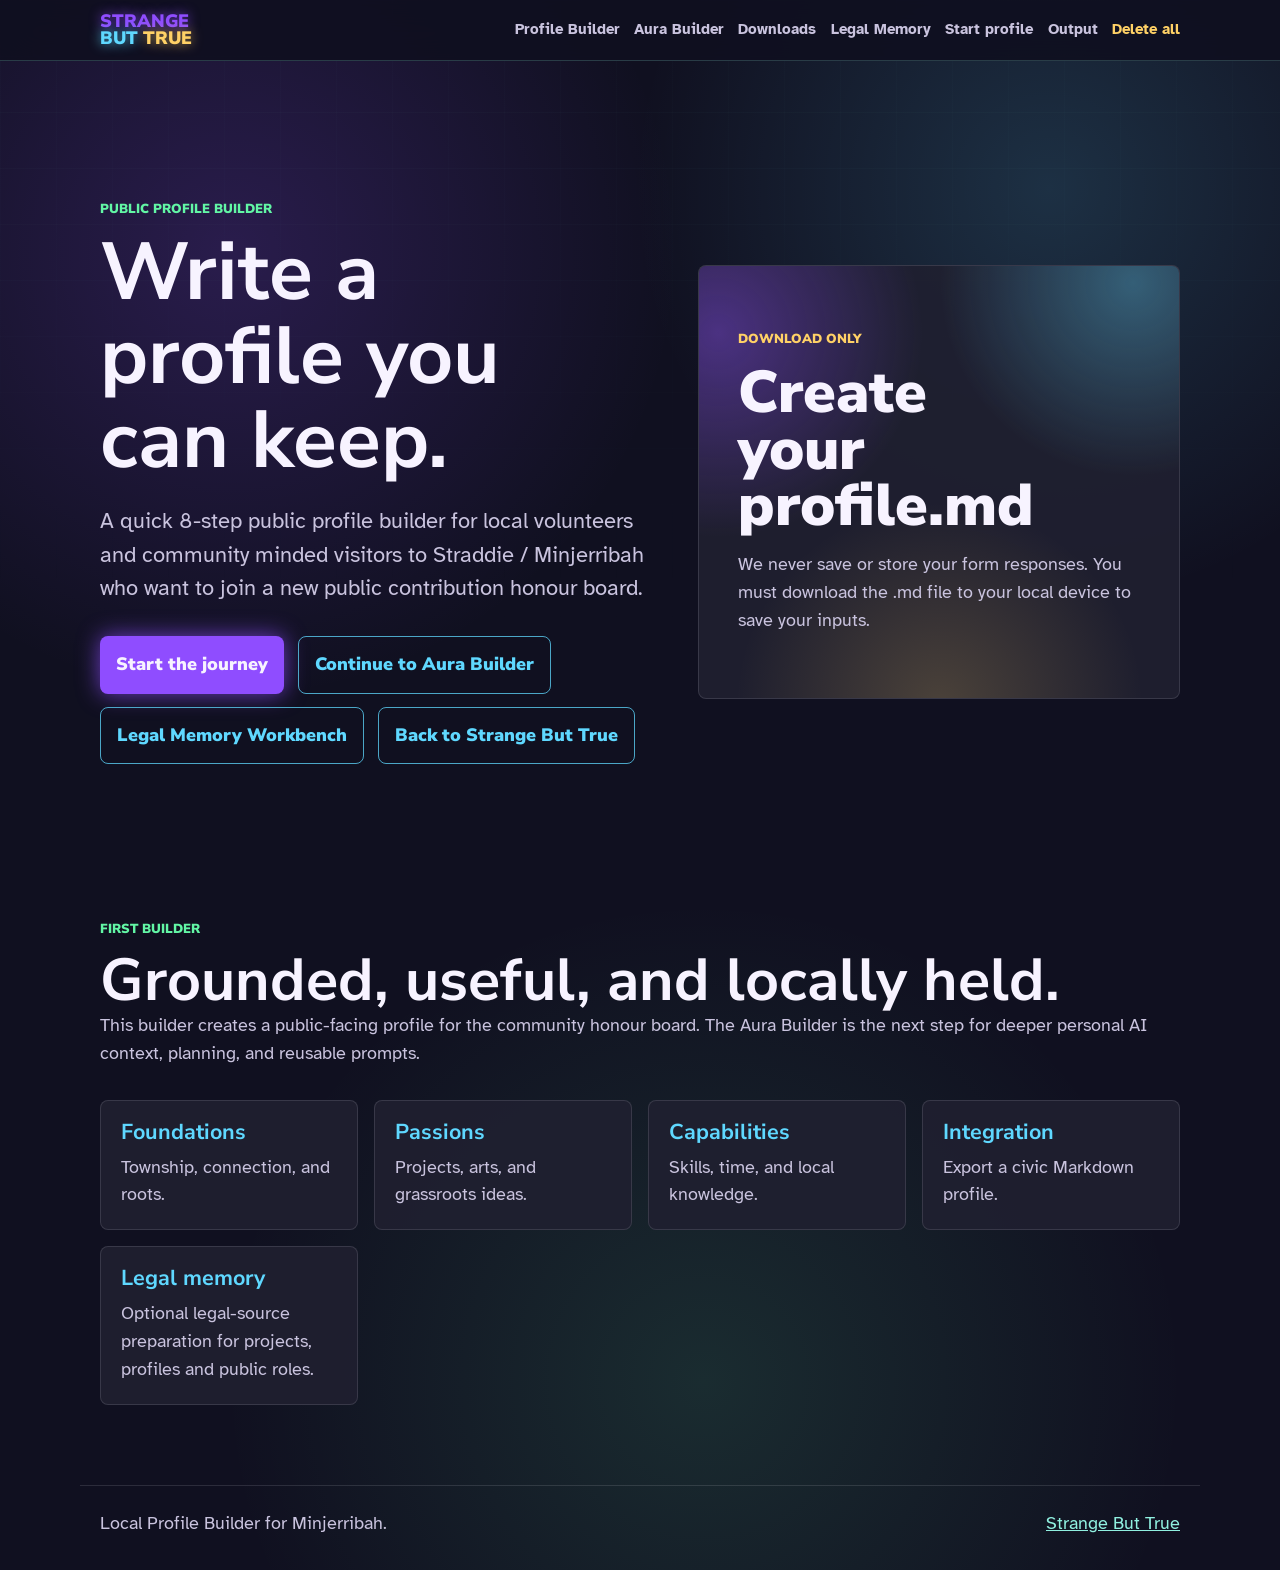
<file: index.html>
<!doctype html>
<html lang="en-AU">
  <head>
    <meta charset="utf-8" />
    <meta name="viewport" content="width=device-width, initial-scale=1" />
    <meta name="description" content="Build a local civic Markdown profile for Minjerribah." />
    <title>Local Profile Builder | Strange But True</title>
    <link rel="preconnect" href="https://fonts.googleapis.com" />
    <link rel="preconnect" href="https://fonts.gstatic.com" crossorigin />
    <link href="https://fonts.googleapis.com/css2?family=Atkinson+Hyperlegible:wght@400;700&family=Nunito+Sans:wght@700;800;900&display=swap" rel="stylesheet" />
    <link rel="stylesheet" href="style.css" />
  </head>
  <body>
    <a class="skip-link" href="#main">Skip to content</a>
    <header class="site-header">
      <nav class="nav" aria-label="Main navigation">
        <a class="brand-mark" href="https://auraofintelligence.github.io/strange-but-true/index.html" aria-label="Strange But True home">
          <span class="brand-strange">Strange</span>
          <span><span class="brand-but">but</span> <span class="brand-true">True</span></span>
        </a>
        <button class="nav-toggle" type="button" aria-expanded="false" aria-controls="nav-links">Menu</button><div class="nav-links" id="nav-links"><a href="index.html">Profile Builder</a><a href="https://auraofintelligence.github.io/sbt_aura_builder/">Aura Builder</a><a href="https://auraofintelligence.github.io/strange-but-true/downloads.html">Downloads</a>
          <a href="https://auraofintelligence.github.io/legal-memory-workbench/">Legal Memory</a>
          <a href="step1.html">Start profile</a>
          <a href="step8.html">Output</a>
          <button class="button nav-delete" type="button" data-delete-all>Delete all</button>
        </div>
      </nav>
    </header>

    <main id="main">
      <section class="page-hero builder-hero">
        <div class="hero-copy">
          <p class="eyebrow">Public Profile Builder</p>
          <h1>Write a profile you can keep.</h1>
          <p class="hero-lede">
            A quick 8-step public profile builder for local volunteers and
            community minded visitors to Straddie / Minjerribah who want to join
            a new public contribution honour board.
          </p>
          <div class="hero-actions">
            <a class="button primary" href="step1.html">Start the journey</a>
            <a class="button secondary" href="https://auraofintelligence.github.io/sbt_aura_builder/">Continue to Aura Builder</a>
            <a class="button secondary" href="https://auraofintelligence.github.io/legal-memory-workbench/">Legal Memory Workbench</a>
            <a class="button secondary" href="https://auraofintelligence.github.io/strange-but-true/index.html">Back to Strange But True</a>
          </div>
        </div>

        <aside class="signal-panel" aria-label="Profile builder signal">
          <div class="signal-inner">
            <p class="signal-kicker">Download only</p>
            <p class="signal-title">Create your profile.md</p>
            <p class="page-copy">
              We never save or store your form responses. You must download the
              .md file to your local device to save your inputs.
            </p>
          </div>
        </aside>
      </section>

      <section class="section" aria-labelledby="journey-title">
        <div class="section-heading">
          <p class="eyebrow">First builder</p>
          <h2 id="journey-title">Grounded, useful, and locally held.</h2>
          <p>
            This builder creates a public-facing profile for the community honour
            board. The Aura Builder is the next step for deeper personal AI
            context, planning, and reusable prompts.
          </p>
        </div>
        <div class="card-grid">
          <article class="card"><h3>Foundations</h3><p>Township, connection, and roots.</p></article>
          <article class="card"><h3>Passions</h3><p>Projects, arts, and grassroots ideas.</p></article>
          <article class="card"><h3>Capabilities</h3><p>Skills, time, and local knowledge.</p></article>
          <article class="card"><h3>Integration</h3><p>Export a civic Markdown profile.</p></article>
          <article class="card"><h3>Legal memory</h3><p>Optional legal-source preparation for projects, profiles and public roles.</p></article>
        </div>
      </section>
    </main>

    <footer class="site-footer">
      <p>Local Profile Builder for Minjerribah.</p>
      <a href="https://auraofintelligence.github.io/strange-but-true/index.html">Strange But True</a>
    </footer>
    <script src="app.js"></script>
  </body>
</html>
</file>
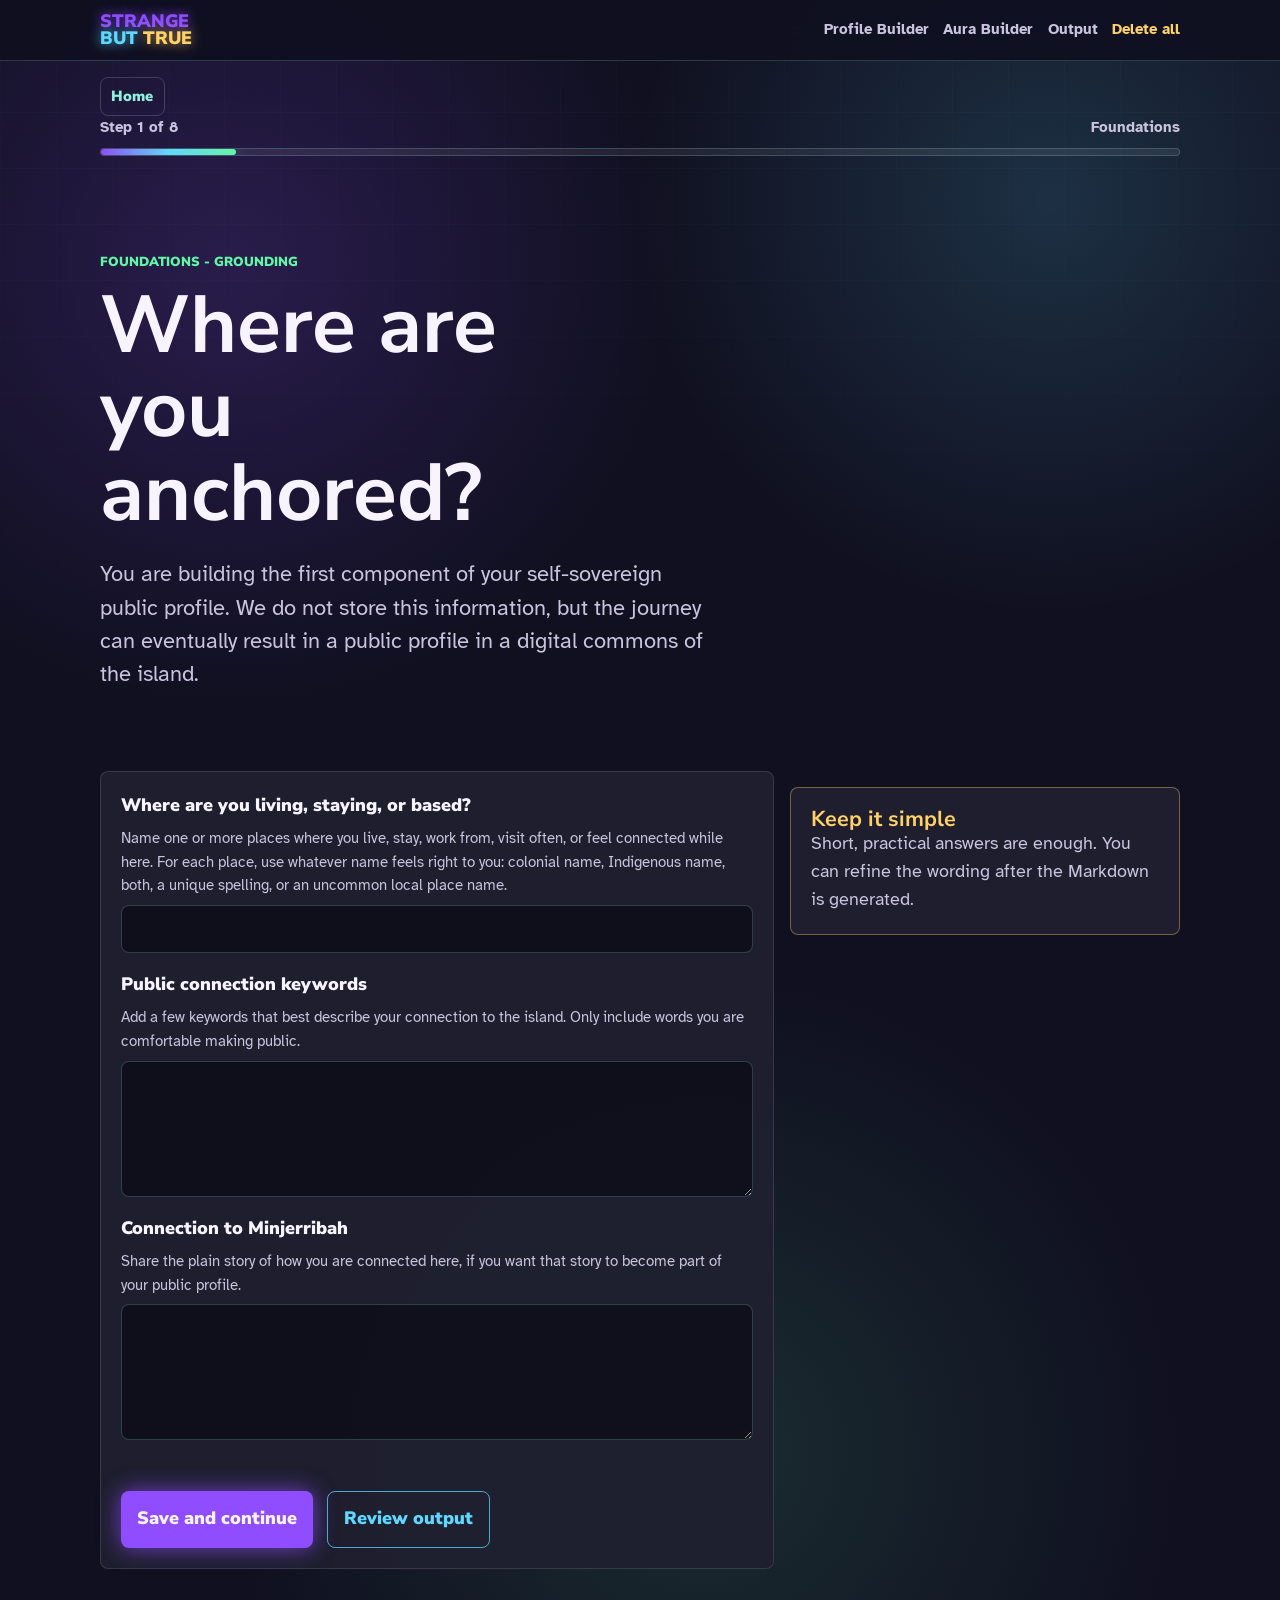
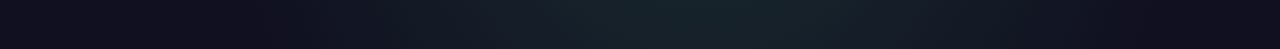
<file: step1.html>
<!doctype html>
<html lang="en-AU">
  <head>
    <meta charset="utf-8" />
    <meta name="viewport" content="width=device-width, initial-scale=1" />
    <title>Step 1 - Foundations | Local Profile Builder</title>
    <link rel="preconnect" href="https://fonts.googleapis.com" />
    <link rel="preconnect" href="https://fonts.gstatic.com" crossorigin />
    <link href="https://fonts.googleapis.com/css2?family=Atkinson+Hyperlegible:wght@400;700&family=Nunito+Sans:wght@700;800;900&display=swap" rel="stylesheet" />
    <link rel="stylesheet" href="style.css" />
  </head>
  <body>
    <a class="skip-link" href="#main">Skip to content</a>
    <header class="site-header"><nav class="nav" aria-label="Main navigation"><a class="brand-mark" href="https://auraofintelligence.github.io/strange-but-true/index.html"><span class="brand-strange">Strange</span><span><span class="brand-but">but</span> <span class="brand-true">True</span></span></a><button class="nav-toggle" type="button" aria-expanded="false" aria-controls="nav-links">Menu</button><div class="nav-links" id="nav-links"><a href="index.html">Profile Builder</a><a href="https://auraofintelligence.github.io/sbt_aura_builder/">Aura Builder</a><a href="step8.html">Output</a><button class="button nav-delete" type="button" data-delete-all>Delete all</button></div></nav></header>
    <main id="main">
      <div class="page-tools"><a href="index.html">Home</a></div>
      <div class="progress-wrap"><div class="progress-label"><span>Step 1 of 8</span><span>Foundations</span></div><div class="progress"><span style="width: 12.5%"></span></div></div>
      <section class="page-hero"><p class="eyebrow">Foundations - Grounding</p><h1>Where are you anchored?</h1><p class="hero-lede">You are building the first component of your self-sovereign public profile. We do not store this information, but the journey can eventually result in a public profile in a digital commons of the island.</p></section>
      <section class="section two-column">
        <form class="form-panel form-grid" data-step-form="step1" data-next-page="step2.html">
          <div class="field"><label for="township">Where are you living, staying, or based?</label><p class="field-hint">Name one or more places where you live, stay, work from, visit often, or feel connected while here. For each place, use whatever name feels right to you: colonial name, Indigenous name, both, a unique spelling, or an uncommon local place name.</p><input id="township" name="township" autocomplete="address-level2" /></div>
          <div class="field"><label for="roots">Public connection keywords</label><p class="field-hint">Add a few keywords that best describe your connection to the island. Only include words you are comfortable making public.</p><textarea id="roots" name="roots"></textarea></div>
          <div class="field"><label for="connection">Connection to Minjerribah</label><p class="field-hint">Share the plain story of how you are connected here, if you want that story to become part of your public profile.</p><textarea id="connection" name="connection"></textarea></div>
          <div class="form-actions"><button class="button primary" type="submit">Save and continue</button><a class="button secondary" href="step8.html">Review output</a></div>
        </form>
        <aside class="instructions"><h2>Keep it simple</h2><p>Short, practical answers are enough. You can refine the wording after the Markdown is generated.</p></aside>
      </section>
    </main>
    <script src="app.js"></script>
  </body>
</html>
</file>
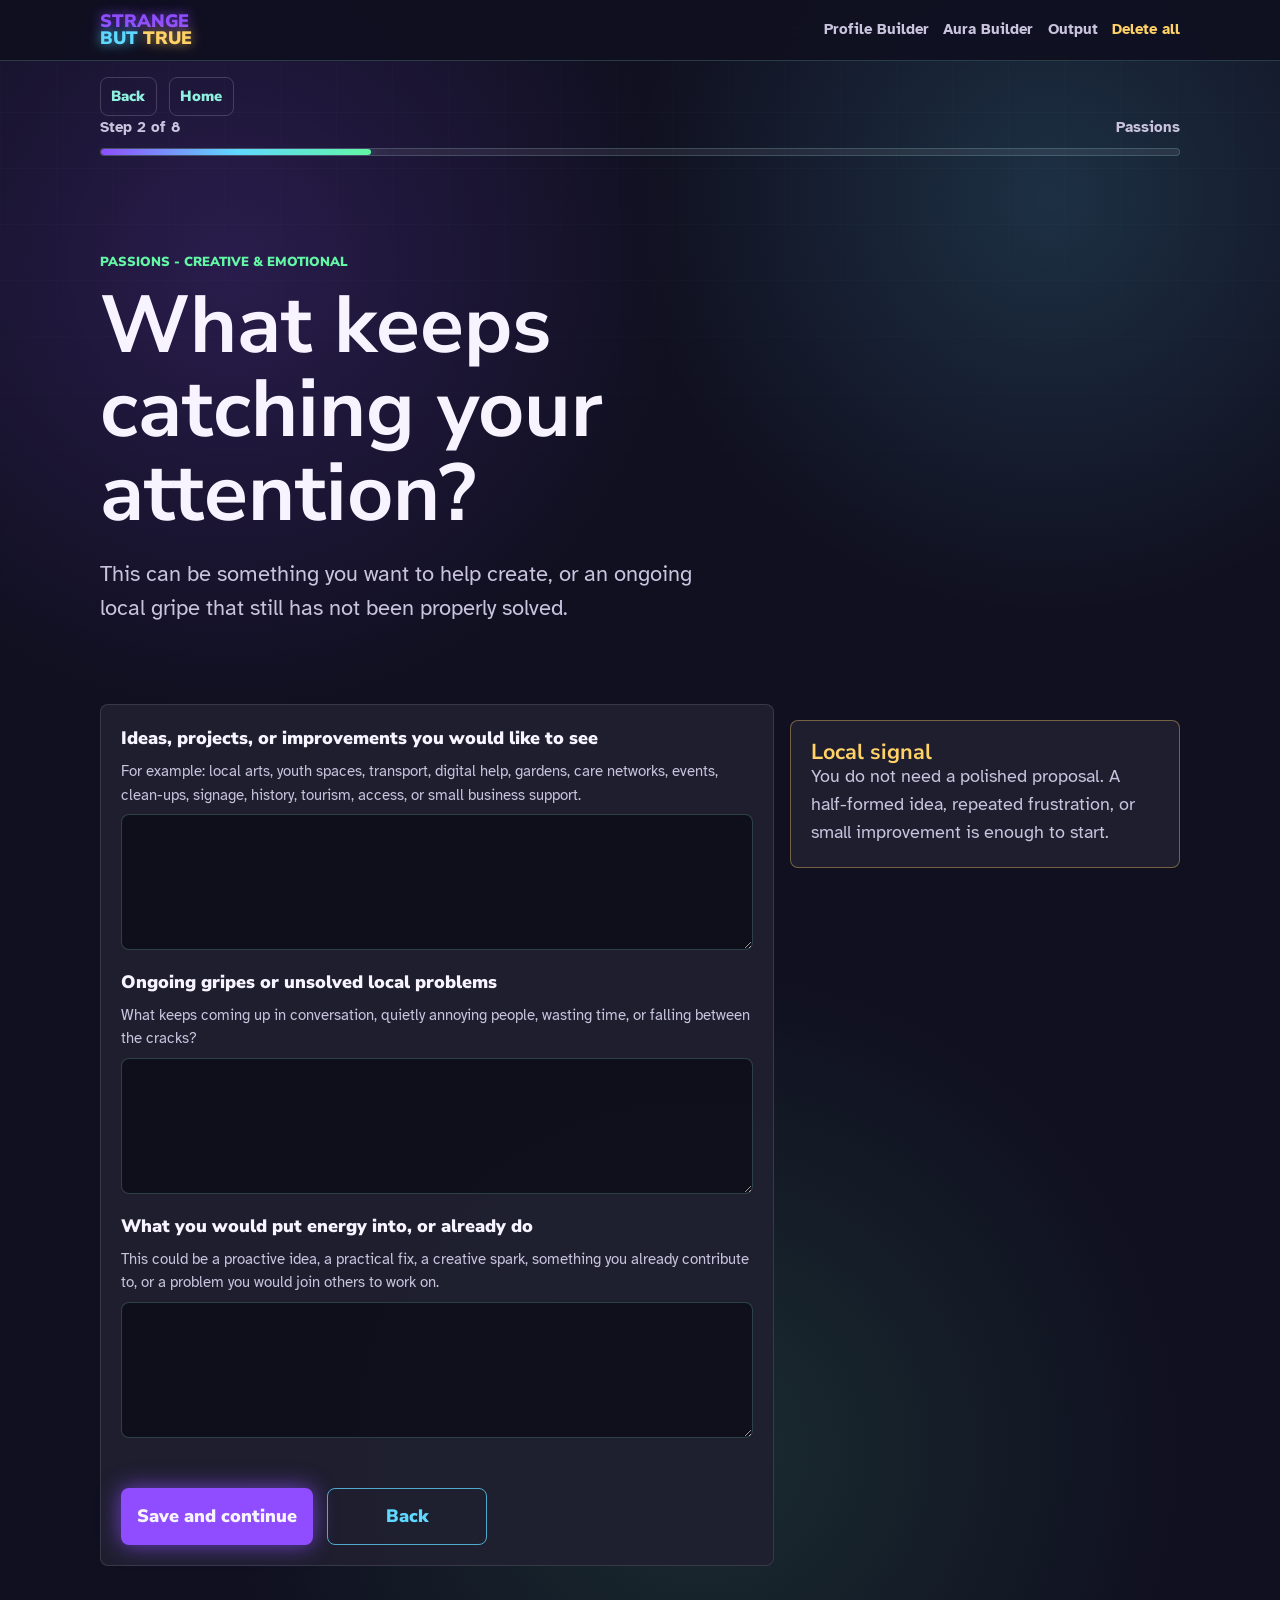
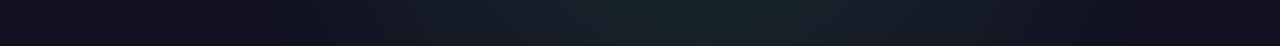
<file: step2.html>
<!doctype html>
<html lang="en-AU">
  <head>
    <meta charset="utf-8" />
    <meta name="viewport" content="width=device-width, initial-scale=1" />
    <title>Step 2 - Passions | Local Profile Builder</title>
    <link rel="preconnect" href="https://fonts.googleapis.com" />
    <link rel="preconnect" href="https://fonts.gstatic.com" crossorigin />
    <link href="https://fonts.googleapis.com/css2?family=Atkinson+Hyperlegible:wght@400;700&family=Nunito+Sans:wght@700;800;900&display=swap" rel="stylesheet" />
    <link rel="stylesheet" href="style.css" />
  </head>
  <body>
    <a class="skip-link" href="#main">Skip to content</a>
    <header class="site-header"><nav class="nav" aria-label="Main navigation"><a class="brand-mark" href="https://auraofintelligence.github.io/strange-but-true/index.html"><span class="brand-strange">Strange</span><span><span class="brand-but">but</span> <span class="brand-true">True</span></span></a><button class="nav-toggle" type="button" aria-expanded="false" aria-controls="nav-links">Menu</button><div class="nav-links" id="nav-links"><a href="index.html">Profile Builder</a><a href="https://auraofintelligence.github.io/sbt_aura_builder/">Aura Builder</a><a href="step8.html">Output</a><button class="button nav-delete" type="button" data-delete-all>Delete all</button></div></nav></header>
    <main id="main">
      <div class="page-tools"><a href="step1.html">Back</a><a href="index.html">Home</a></div>
      <div class="progress-wrap"><div class="progress-label"><span>Step 2 of 8</span><span>Passions</span></div><div class="progress"><span style="width: 25%"></span></div></div>
      <section class="page-hero"><p class="eyebrow">Passions - Creative & Emotional</p><h1>What keeps catching your attention?</h1><p class="hero-lede">This can be something you want to help create, or an ongoing local gripe that still has not been properly solved.</p></section>
      <section class="section two-column">
        <form class="form-panel form-grid" data-step-form="step2" data-next-page="step3.html">
          <div class="field"><label for="projects">Ideas, projects, or improvements you would like to see</label><p class="field-hint">For example: local arts, youth spaces, transport, digital help, gardens, care networks, events, clean-ups, signage, history, tourism, access, or small business support.</p><textarea id="projects" name="projects"></textarea></div>
          <div class="field"><label for="energy">Ongoing gripes or unsolved local problems</label><p class="field-hint">What keeps coming up in conversation, quietly annoying people, wasting time, or falling between the cracks?</p><textarea id="energy" name="energy"></textarea></div>
          <div class="field"><label for="threads">What you would put energy into, or already do</label><p class="field-hint">This could be a proactive idea, a practical fix, a creative spark, something you already contribute to, or a problem you would join others to work on.</p><textarea id="threads" name="threads"></textarea></div>
          <div class="form-actions"><button class="button primary" type="submit">Save and continue</button><a class="button secondary" href="step1.html">Back</a></div>
        </form>
        <aside class="instructions"><h2>Local signal</h2><p>You do not need a polished proposal. A half-formed idea, repeated frustration, or small improvement is enough to start.</p></aside>
      </section>
    </main>
    <script src="app.js"></script>
  </body>
</html>
</file>
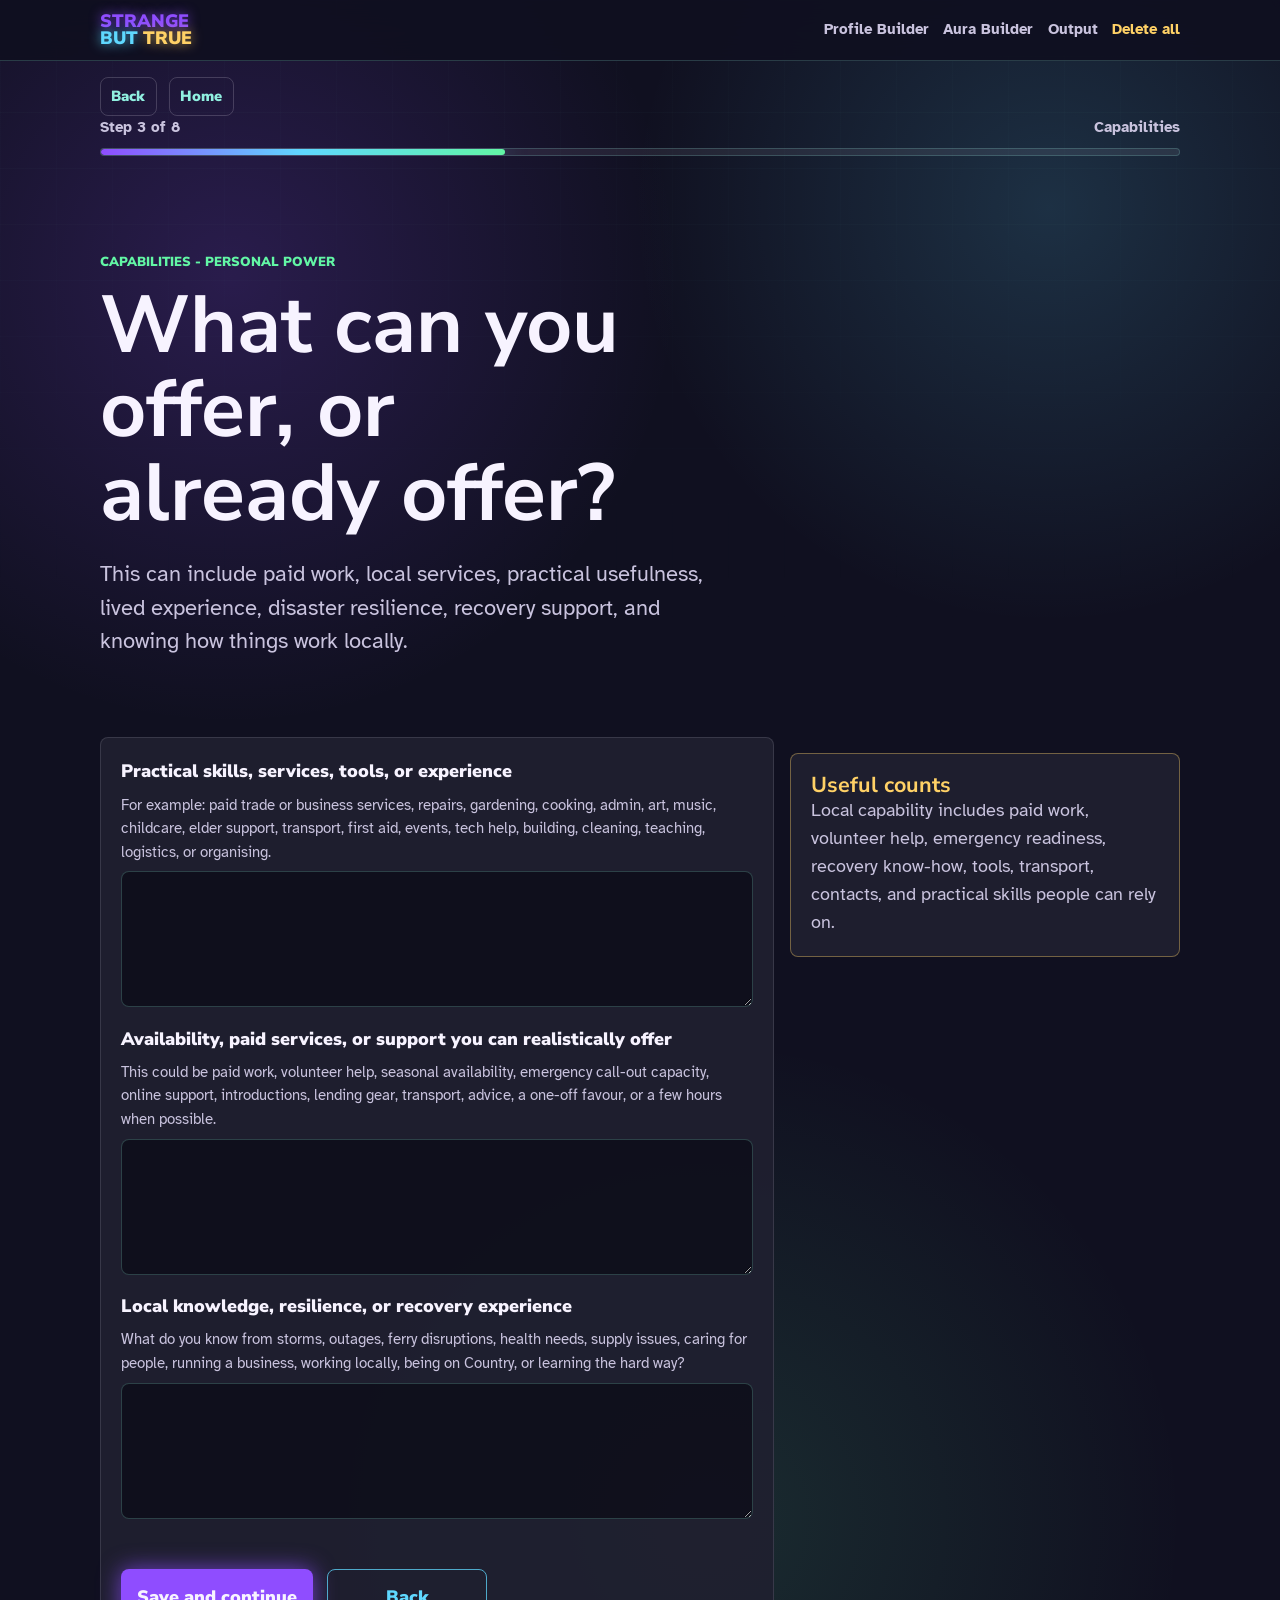
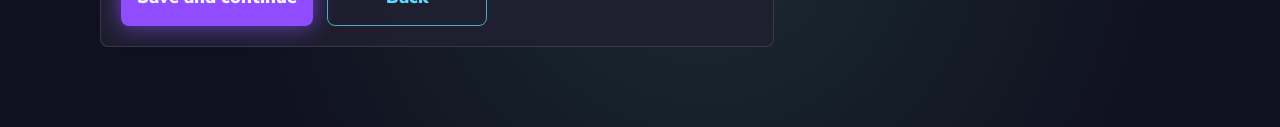
<file: step3.html>
<!doctype html>
<html lang="en-AU">
  <head>
    <meta charset="utf-8" />
    <meta name="viewport" content="width=device-width, initial-scale=1" />
    <title>Step 3 - Capabilities | Local Profile Builder</title>
    <link rel="preconnect" href="https://fonts.googleapis.com" />
    <link rel="preconnect" href="https://fonts.gstatic.com" crossorigin />
    <link href="https://fonts.googleapis.com/css2?family=Atkinson+Hyperlegible:wght@400;700&family=Nunito+Sans:wght@700;800;900&display=swap" rel="stylesheet" />
    <link rel="stylesheet" href="style.css" />
  </head>
  <body>
    <a class="skip-link" href="#main">Skip to content</a>
    <header class="site-header"><nav class="nav" aria-label="Main navigation"><a class="brand-mark" href="https://auraofintelligence.github.io/strange-but-true/index.html"><span class="brand-strange">Strange</span><span><span class="brand-but">but</span> <span class="brand-true">True</span></span></a><button class="nav-toggle" type="button" aria-expanded="false" aria-controls="nav-links">Menu</button><div class="nav-links" id="nav-links"><a href="index.html">Profile Builder</a><a href="https://auraofintelligence.github.io/sbt_aura_builder/">Aura Builder</a><a href="step8.html">Output</a><button class="button nav-delete" type="button" data-delete-all>Delete all</button></div></nav></header>
    <main id="main">
      <div class="page-tools"><a href="step2.html">Back</a><a href="index.html">Home</a></div>
      <div class="progress-wrap"><div class="progress-label"><span>Step 3 of 8</span><span>Capabilities</span></div><div class="progress"><span style="width: 37.5%"></span></div></div>
      <section class="page-hero"><p class="eyebrow">Capabilities - Personal Power</p><h1>What can you offer, or already offer?</h1><p class="hero-lede">This can include paid work, local services, practical usefulness, lived experience, disaster resilience, recovery support, and knowing how things work locally.</p></section>
      <section class="section two-column">
        <form class="form-panel form-grid" data-step-form="step3" data-next-page="step4.html">
          <div class="field"><label for="skills">Practical skills, services, tools, or experience</label><p class="field-hint">For example: paid trade or business services, repairs, gardening, cooking, admin, art, music, childcare, elder support, transport, first aid, events, tech help, building, cleaning, teaching, logistics, or organising.</p><textarea id="skills" name="skills"></textarea></div>
          <div class="field"><label for="time">Availability, paid services, or support you can realistically offer</label><p class="field-hint">This could be paid work, volunteer help, seasonal availability, emergency call-out capacity, online support, introductions, lending gear, transport, advice, a one-off favour, or a few hours when possible.</p><textarea id="time" name="time"></textarea></div>
          <div class="field"><label for="knowledge">Local knowledge, resilience, or recovery experience</label><p class="field-hint">What do you know from storms, outages, ferry disruptions, health needs, supply issues, caring for people, running a business, working locally, being on Country, or learning the hard way?</p><textarea id="knowledge" name="knowledge"></textarea></div>
          <div class="form-actions"><button class="button primary" type="submit">Save and continue</button><a class="button secondary" href="step2.html">Back</a></div>
        </form>
        <aside class="instructions"><h2>Useful counts</h2><p>Local capability includes paid work, volunteer help, emergency readiness, recovery know-how, tools, transport, contacts, and practical skills people can rely on.</p></aside>
      </section>
    </main>
    <script src="app.js"></script>
  </body>
</html>
</file>
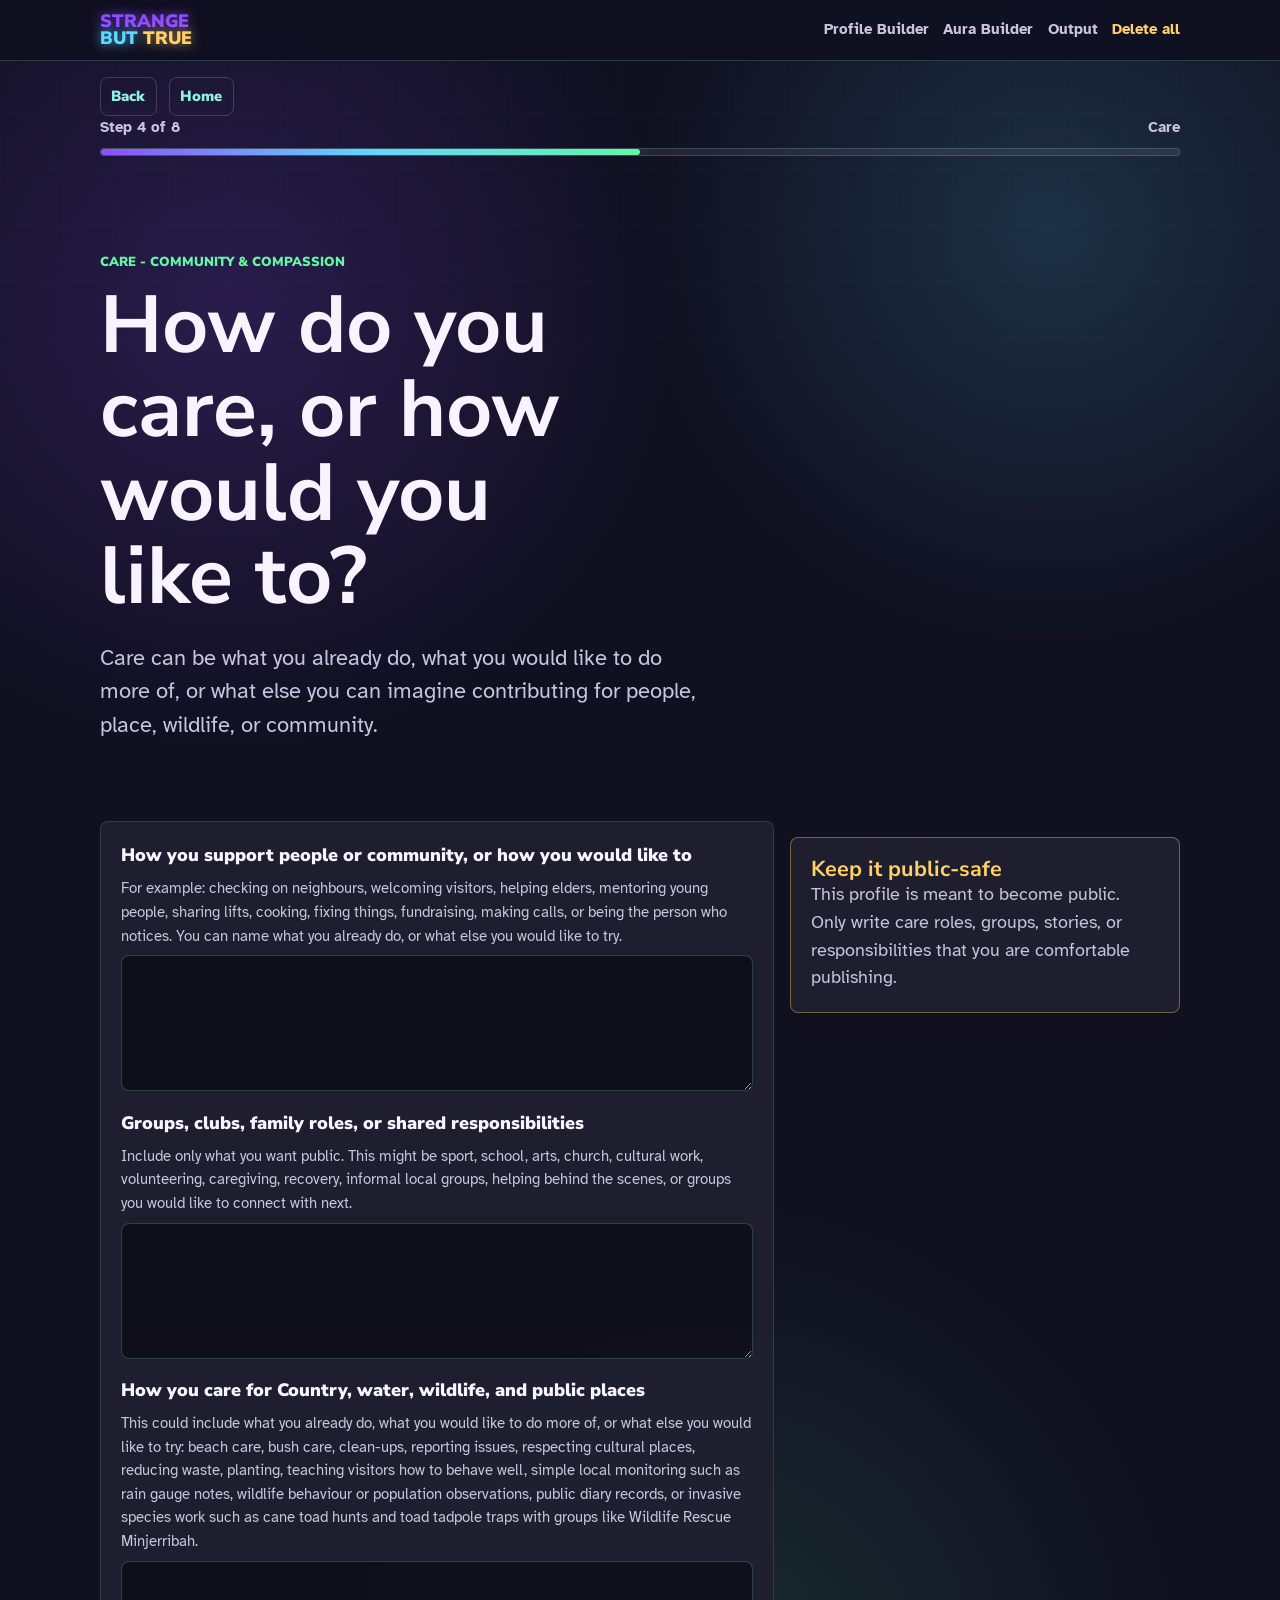
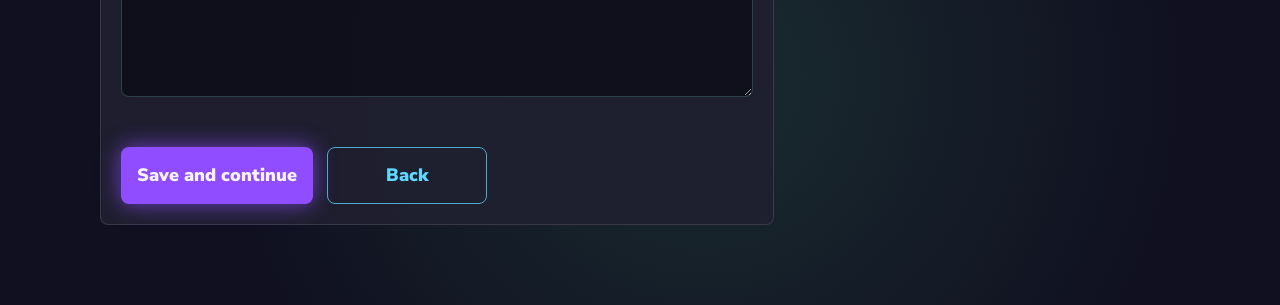
<file: step4.html>
<!doctype html>
<html lang="en-AU">
  <head>
    <meta charset="utf-8" />
    <meta name="viewport" content="width=device-width, initial-scale=1" />
    <title>Step 4 - Care | Local Profile Builder</title>
    <link rel="preconnect" href="https://fonts.googleapis.com" />
    <link rel="preconnect" href="https://fonts.gstatic.com" crossorigin />
    <link href="https://fonts.googleapis.com/css2?family=Atkinson+Hyperlegible:wght@400;700&family=Nunito+Sans:wght@700;800;900&display=swap" rel="stylesheet" />
    <link rel="stylesheet" href="style.css" />
  </head>
  <body>
    <a class="skip-link" href="#main">Skip to content</a>
    <header class="site-header"><nav class="nav" aria-label="Main navigation"><a class="brand-mark" href="https://auraofintelligence.github.io/strange-but-true/index.html"><span class="brand-strange">Strange</span><span><span class="brand-but">but</span> <span class="brand-true">True</span></span></a><button class="nav-toggle" type="button" aria-expanded="false" aria-controls="nav-links">Menu</button><div class="nav-links" id="nav-links"><a href="index.html">Profile Builder</a><a href="https://auraofintelligence.github.io/sbt_aura_builder/">Aura Builder</a><a href="step8.html">Output</a><button class="button nav-delete" type="button" data-delete-all>Delete all</button></div></nav></header>
    <main id="main">
      <div class="page-tools"><a href="step3.html">Back</a><a href="index.html">Home</a></div>
      <div class="progress-wrap"><div class="progress-label"><span>Step 4 of 8</span><span>Care</span></div><div class="progress"><span style="width: 50%"></span></div></div>
      <section class="page-hero"><p class="eyebrow">Care - Community & Compassion</p><h1>How do you care, or how would you like to?</h1><p class="hero-lede">Care can be what you already do, what you would like to do more of, or what else you can imagine contributing for people, place, wildlife, or community.</p></section>
      <section class="section two-column">
        <form class="form-panel form-grid" data-step-form="step4" data-next-page="step5.html">
          <div class="field"><label for="support">How you support people or community, or how you would like to</label><p class="field-hint">For example: checking on neighbours, welcoming visitors, helping elders, mentoring young people, sharing lifts, cooking, fixing things, fundraising, making calls, or being the person who notices. You can name what you already do, or what else you would like to try.</p><textarea id="support" name="support"></textarea></div>
          <div class="field"><label for="caregiving">Groups, clubs, family roles, or shared responsibilities</label><p class="field-hint">Include only what you want public. This might be sport, school, arts, church, cultural work, volunteering, caregiving, recovery, informal local groups, helping behind the scenes, or groups you would like to connect with next.</p><textarea id="caregiving" name="caregiving"></textarea></div>
          <div class="field"><label for="stewardship">How you care for Country, water, wildlife, and public places</label><p class="field-hint">This could include what you already do, what you would like to do more of, or what else you would like to try: beach care, bush care, clean-ups, reporting issues, respecting cultural places, reducing waste, planting, teaching visitors how to behave well, simple local monitoring such as rain gauge notes, wildlife behaviour or population observations, public diary records, or invasive species work such as cane toad hunts and toad tadpole traps with groups like Wildlife Rescue Minjerribah.</p><textarea id="stewardship" name="stewardship"></textarea></div>
          <div class="form-actions"><button class="button primary" type="submit">Save and continue</button><a class="button secondary" href="step3.html">Back</a></div>
        </form>
        <aside class="instructions"><h2>Keep it public-safe</h2><p>This profile is meant to become public. Only write care roles, groups, stories, or responsibilities that you are comfortable publishing.</p></aside>
      </section>
    </main>
    <script src="app.js"></script>
  </body>
</html>
</file>
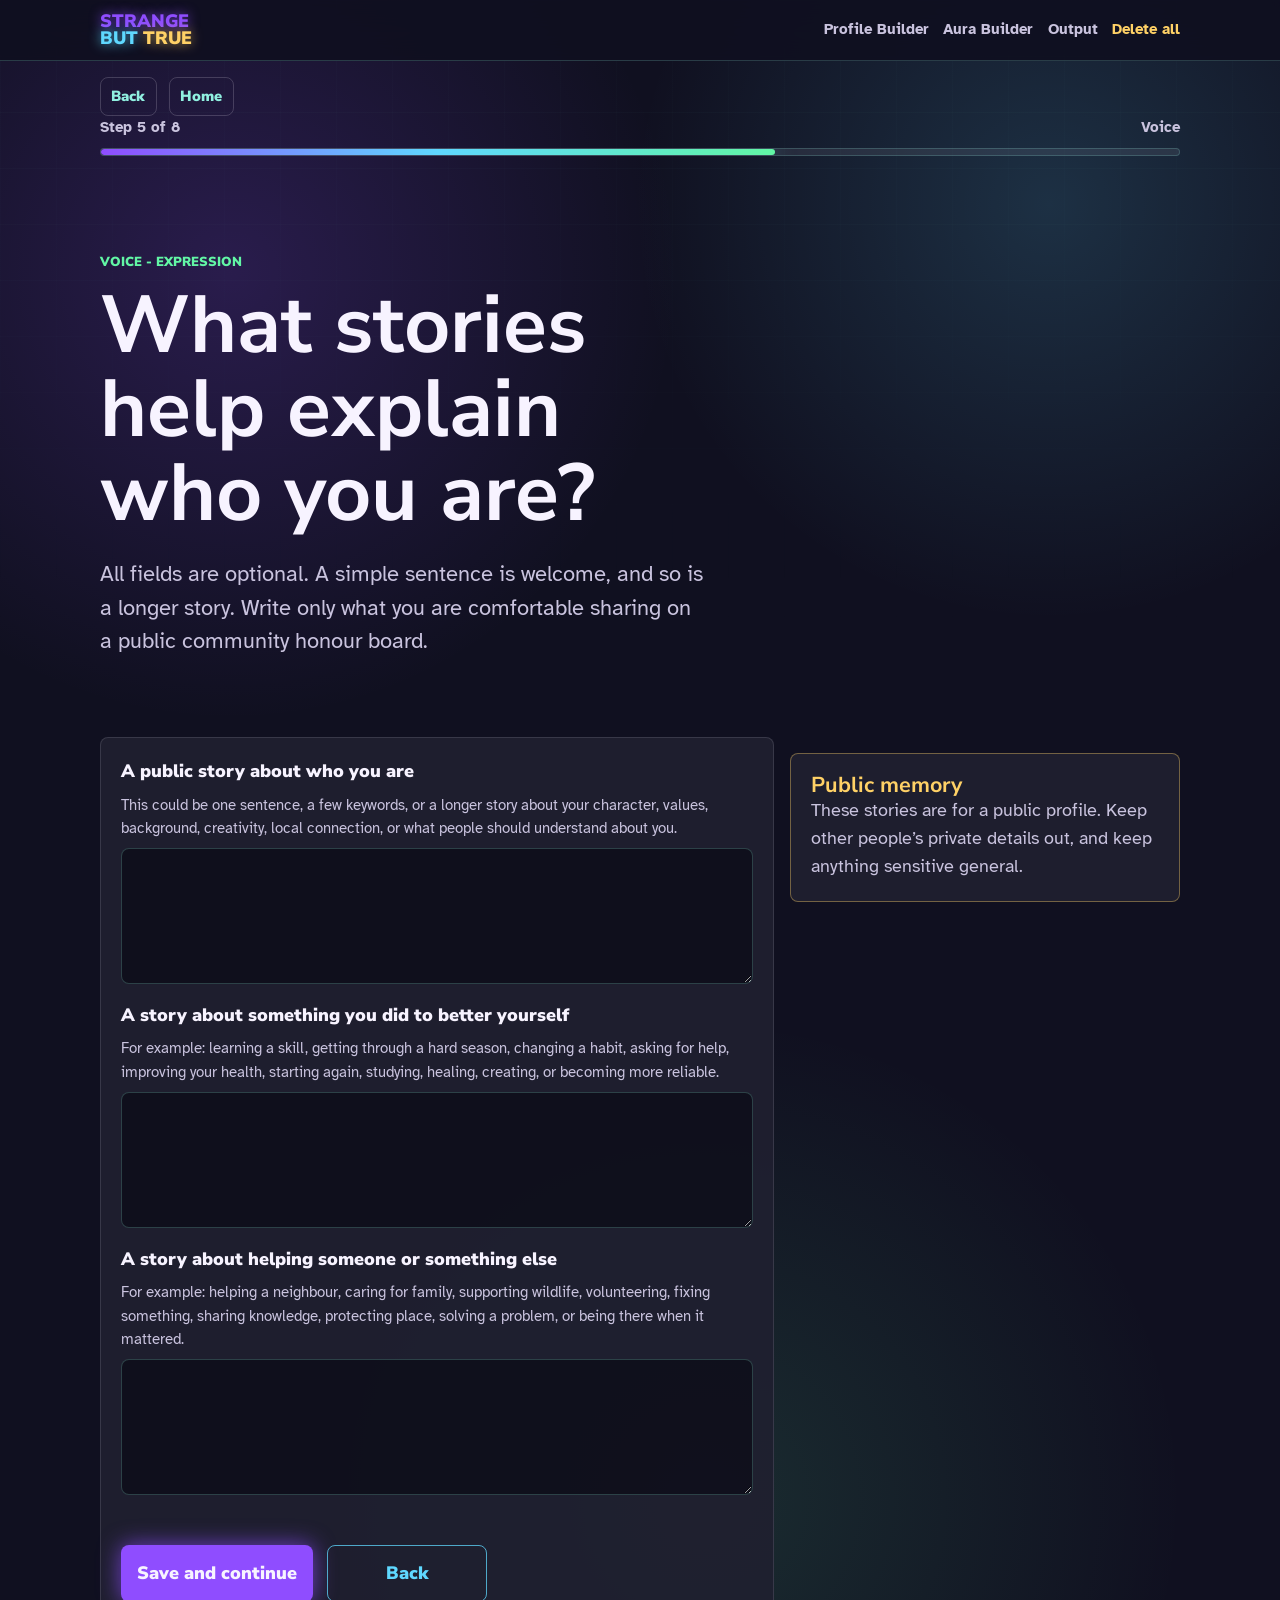
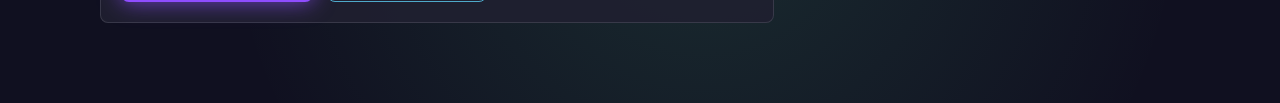
<file: step5.html>
<!doctype html>
<html lang="en-AU">
  <head>
    <meta charset="utf-8" />
    <meta name="viewport" content="width=device-width, initial-scale=1" />
    <title>Step 5 - Voice | Local Profile Builder</title>
    <link rel="preconnect" href="https://fonts.googleapis.com" />
    <link rel="preconnect" href="https://fonts.gstatic.com" crossorigin />
    <link href="https://fonts.googleapis.com/css2?family=Atkinson+Hyperlegible:wght@400;700&family=Nunito+Sans:wght@700;800;900&display=swap" rel="stylesheet" />
    <link rel="stylesheet" href="style.css" />
  </head>
  <body>
    <a class="skip-link" href="#main">Skip to content</a>
    <header class="site-header"><nav class="nav" aria-label="Main navigation"><a class="brand-mark" href="https://auraofintelligence.github.io/strange-but-true/index.html"><span class="brand-strange">Strange</span><span><span class="brand-but">but</span> <span class="brand-true">True</span></span></a><button class="nav-toggle" type="button" aria-expanded="false" aria-controls="nav-links">Menu</button><div class="nav-links" id="nav-links"><a href="index.html">Profile Builder</a><a href="https://auraofintelligence.github.io/sbt_aura_builder/">Aura Builder</a><a href="step8.html">Output</a><button class="button nav-delete" type="button" data-delete-all>Delete all</button></div></nav></header>
    <main id="main">
      <div class="page-tools"><a href="step4.html">Back</a><a href="index.html">Home</a></div>
      <div class="progress-wrap"><div class="progress-label"><span>Step 5 of 8</span><span>Voice</span></div><div class="progress"><span style="width: 62.5%"></span></div></div>
      <section class="page-hero"><p class="eyebrow">Voice - Expression</p><h1>What stories help explain who you are?</h1><p class="hero-lede">All fields are optional. A simple sentence is welcome, and so is a longer story. Write only what you are comfortable sharing on a public community honour board.</p></section>
      <section class="section two-column">
        <form class="form-panel form-grid" data-step-form="step5" data-next-page="step6.html">
          <div class="field"><label for="story">A public story about who you are</label><p class="field-hint">This could be one sentence, a few keywords, or a longer story about your character, values, background, creativity, local connection, or what people should understand about you.</p><textarea id="story" name="story"></textarea></div>
          <div class="field"><label for="reference">A story about something you did to better yourself</label><p class="field-hint">For example: learning a skill, getting through a hard season, changing a habit, asking for help, improving your health, starting again, studying, healing, creating, or becoming more reliable.</p><textarea id="reference" name="reference"></textarea></div>
          <div class="field"><label for="meaning">A story about helping someone or something else</label><p class="field-hint">For example: helping a neighbour, caring for family, supporting wildlife, volunteering, fixing something, sharing knowledge, protecting place, solving a problem, or being there when it mattered.</p><textarea id="meaning" name="meaning"></textarea></div>
          <div class="form-actions"><button class="button primary" type="submit">Save and continue</button><a class="button secondary" href="step4.html">Back</a></div>
        </form>
        <aside class="instructions"><h2>Public memory</h2><p>These stories are for a public profile. Keep other people’s private details out, and keep anything sensitive general.</p></aside>
      </section>
    </main>
    <script src="app.js"></script>
  </body>
</html>
</file>
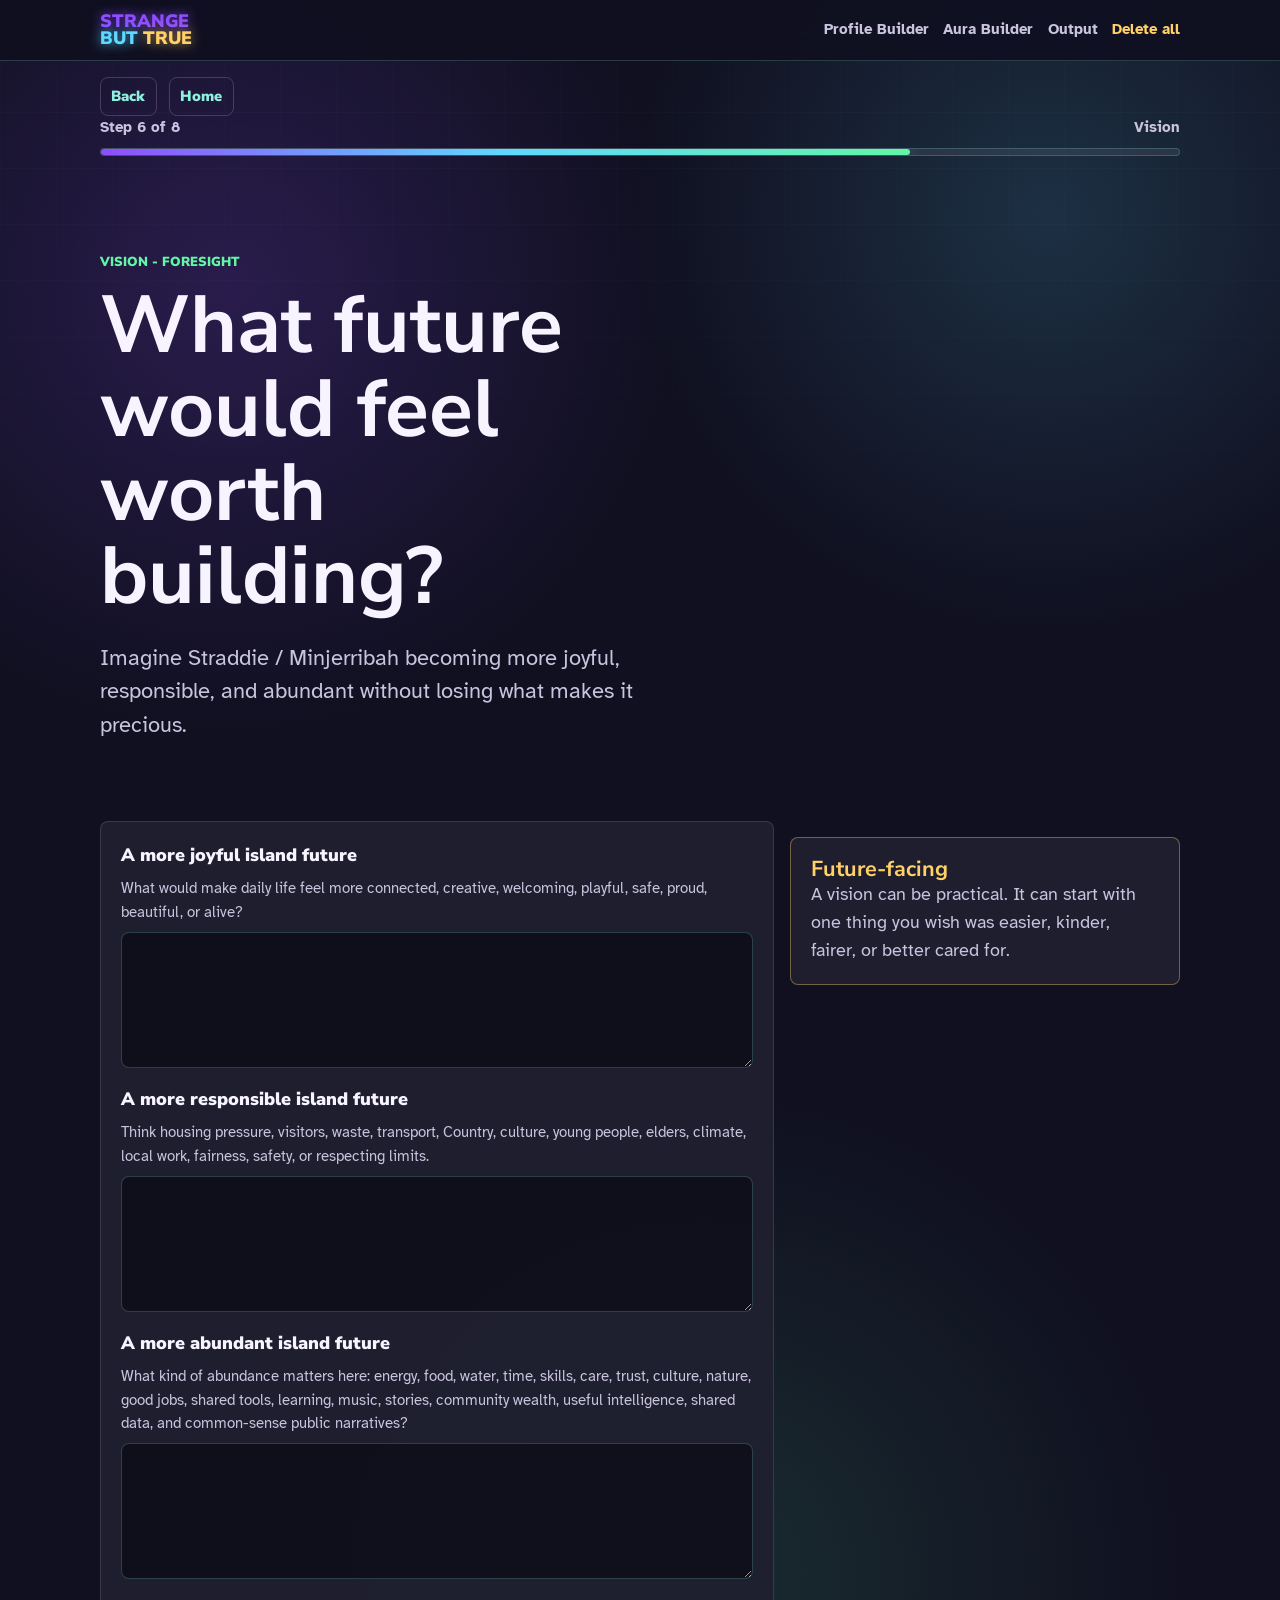
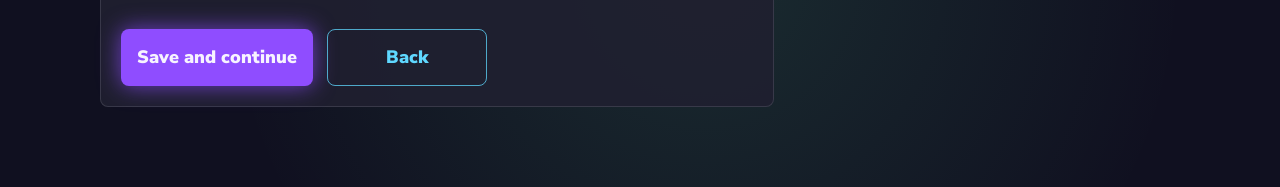
<file: step6.html>
<!doctype html>
<html lang="en-AU">
  <head>
    <meta charset="utf-8" />
    <meta name="viewport" content="width=device-width, initial-scale=1" />
    <title>Step 6 - Vision | Local Profile Builder</title>
    <link rel="preconnect" href="https://fonts.googleapis.com" />
    <link rel="preconnect" href="https://fonts.gstatic.com" crossorigin />
    <link href="https://fonts.googleapis.com/css2?family=Atkinson+Hyperlegible:wght@400;700&family=Nunito+Sans:wght@700;800;900&display=swap" rel="stylesheet" />
    <link rel="stylesheet" href="style.css" />
  </head>
  <body>
    <a class="skip-link" href="#main">Skip to content</a>
    <header class="site-header"><nav class="nav" aria-label="Main navigation"><a class="brand-mark" href="https://auraofintelligence.github.io/strange-but-true/index.html"><span class="brand-strange">Strange</span><span><span class="brand-but">but</span> <span class="brand-true">True</span></span></a><button class="nav-toggle" type="button" aria-expanded="false" aria-controls="nav-links">Menu</button><div class="nav-links" id="nav-links"><a href="index.html">Profile Builder</a><a href="https://auraofintelligence.github.io/sbt_aura_builder/">Aura Builder</a><a href="step8.html">Output</a><button class="button nav-delete" type="button" data-delete-all>Delete all</button></div></nav></header>
    <main id="main">
      <div class="page-tools"><a href="step5.html">Back</a><a href="index.html">Home</a></div>
      <div class="progress-wrap"><div class="progress-label"><span>Step 6 of 8</span><span>Vision</span></div><div class="progress"><span style="width: 75%"></span></div></div>
      <section class="page-hero"><p class="eyebrow">Vision - Foresight</p><h1>What future would feel worth building?</h1><p class="hero-lede">Imagine Straddie / Minjerribah becoming more joyful, responsible, and abundant without losing what makes it precious.</p></section>
      <section class="section two-column">
        <form class="form-panel form-grid" data-step-form="step6" data-next-page="step7.html">
          <div class="field"><label for="joyfulFuture">A more joyful island future</label><p class="field-hint">What would make daily life feel more connected, creative, welcoming, playful, safe, proud, beautiful, or alive?</p><textarea id="joyfulFuture" name="joyfulFuture"></textarea></div>
          <div class="field"><label for="responsibleFuture">A more responsible island future</label><p class="field-hint">Think housing pressure, visitors, waste, transport, Country, culture, young people, elders, climate, local work, fairness, safety, or respecting limits.</p><textarea id="responsibleFuture" name="responsibleFuture"></textarea></div>
          <div class="field"><label for="abundantFuture">A more abundant island future</label><p class="field-hint">What kind of abundance matters here: energy, food, water, time, skills, care, trust, culture, nature, good jobs, shared tools, learning, music, stories, community wealth, useful intelligence, shared data, and common-sense public narratives?</p><textarea id="abundantFuture" name="abundantFuture"></textarea></div>
          <div class="form-actions"><button class="button primary" type="submit">Save and continue</button><a class="button secondary" href="step5.html">Back</a></div>
        </form>
        <aside class="instructions"><h2>Future-facing</h2><p>A vision can be practical. It can start with one thing you wish was easier, kinder, fairer, or better cared for.</p></aside>
      </section>
    </main>
    <script src="app.js"></script>
  </body>
</html>
</file>
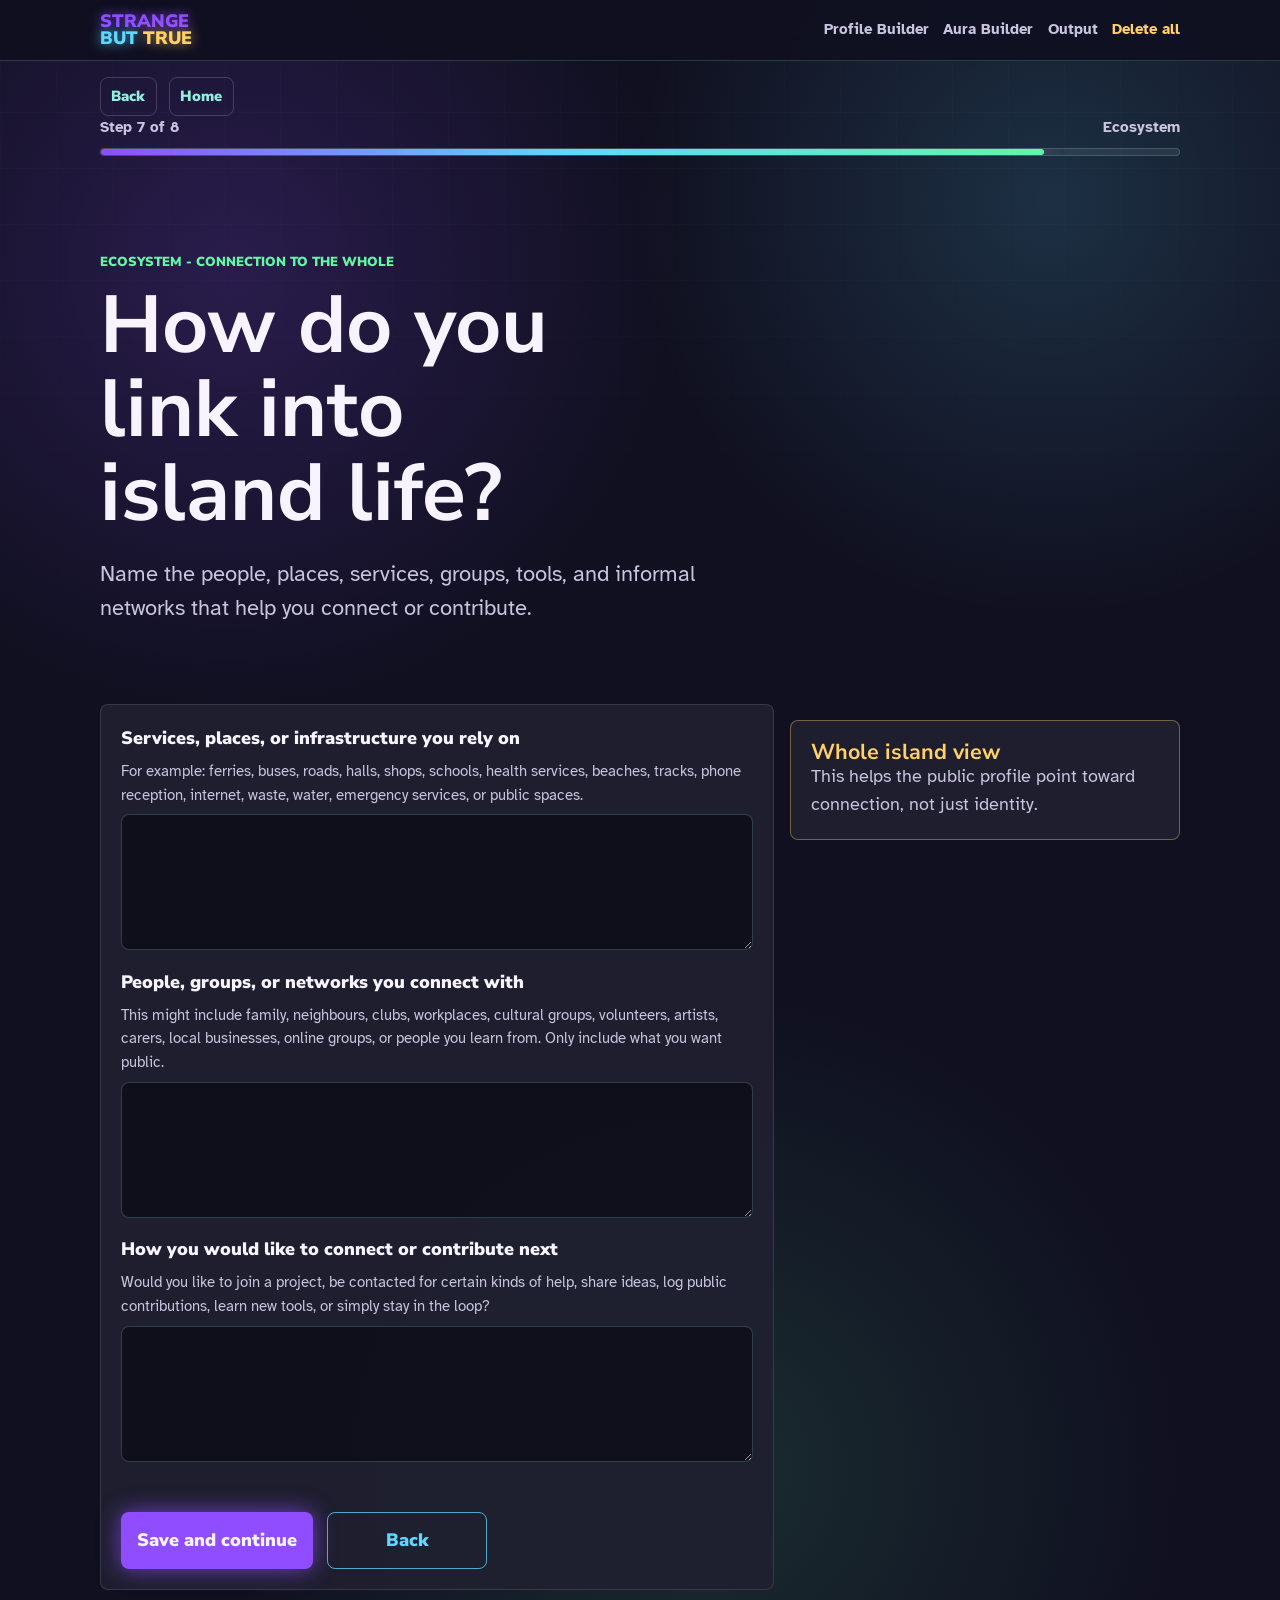
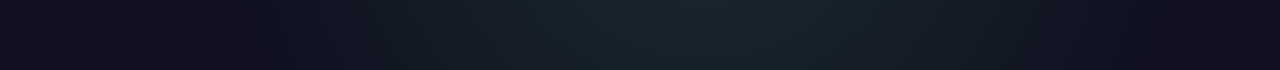
<file: step7.html>
<!doctype html>
<html lang="en-AU">
  <head>
    <meta charset="utf-8" />
    <meta name="viewport" content="width=device-width, initial-scale=1" />
    <title>Step 7 - Ecosystem | Local Profile Builder</title>
    <link rel="preconnect" href="https://fonts.googleapis.com" />
    <link rel="preconnect" href="https://fonts.gstatic.com" crossorigin />
    <link href="https://fonts.googleapis.com/css2?family=Atkinson+Hyperlegible:wght@400;700&family=Nunito+Sans:wght@700;800;900&display=swap" rel="stylesheet" />
    <link rel="stylesheet" href="style.css" />
  </head>
  <body>
    <a class="skip-link" href="#main">Skip to content</a>
    <header class="site-header"><nav class="nav" aria-label="Main navigation"><a class="brand-mark" href="https://auraofintelligence.github.io/strange-but-true/index.html"><span class="brand-strange">Strange</span><span><span class="brand-but">but</span> <span class="brand-true">True</span></span></a><button class="nav-toggle" type="button" aria-expanded="false" aria-controls="nav-links">Menu</button><div class="nav-links" id="nav-links"><a href="index.html">Profile Builder</a><a href="https://auraofintelligence.github.io/sbt_aura_builder/">Aura Builder</a><a href="step8.html">Output</a><button class="button nav-delete" type="button" data-delete-all>Delete all</button></div></nav></header>
    <main id="main">
      <div class="page-tools"><a href="step6.html">Back</a><a href="index.html">Home</a></div>
      <div class="progress-wrap"><div class="progress-label"><span>Step 7 of 8</span><span>Ecosystem</span></div><div class="progress"><span style="width: 87.5%"></span></div></div>
      <section class="page-hero"><p class="eyebrow">Ecosystem - Connection to the Whole</p><h1>How do you link into island life?</h1><p class="hero-lede">Name the people, places, services, groups, tools, and informal networks that help you connect or contribute.</p></section>
      <section class="section two-column">
        <form class="form-panel form-grid" data-step-form="step7" data-next-page="step8.html">
          <div class="field"><label for="infrastructure">Services, places, or infrastructure you rely on</label><p class="field-hint">For example: ferries, buses, roads, halls, shops, schools, health services, beaches, tracks, phone reception, internet, waste, water, emergency services, or public spaces.</p><textarea id="infrastructure" name="infrastructure"></textarea></div>
          <div class="field"><label for="networks">People, groups, or networks you connect with</label><p class="field-hint">This might include family, neighbours, clubs, workplaces, cultural groups, volunteers, artists, carers, local businesses, online groups, or people you learn from. Only include what you want public.</p><textarea id="networks" name="networks"></textarea></div>
          <div class="field"><label for="whole">How you would like to connect or contribute next</label><p class="field-hint">Would you like to join a project, be contacted for certain kinds of help, share ideas, log public contributions, learn new tools, or simply stay in the loop?</p><textarea id="whole" name="whole"></textarea></div>
          <div class="form-actions"><button class="button primary" type="submit">Save and continue</button><a class="button secondary" href="step6.html">Back</a></div>
        </form>
        <aside class="instructions"><h2>Whole island view</h2><p>This helps the public profile point toward connection, not just identity.</p></aside>
      </section>
    </main>
    <script src="app.js"></script>
  </body>
</html>
</file>
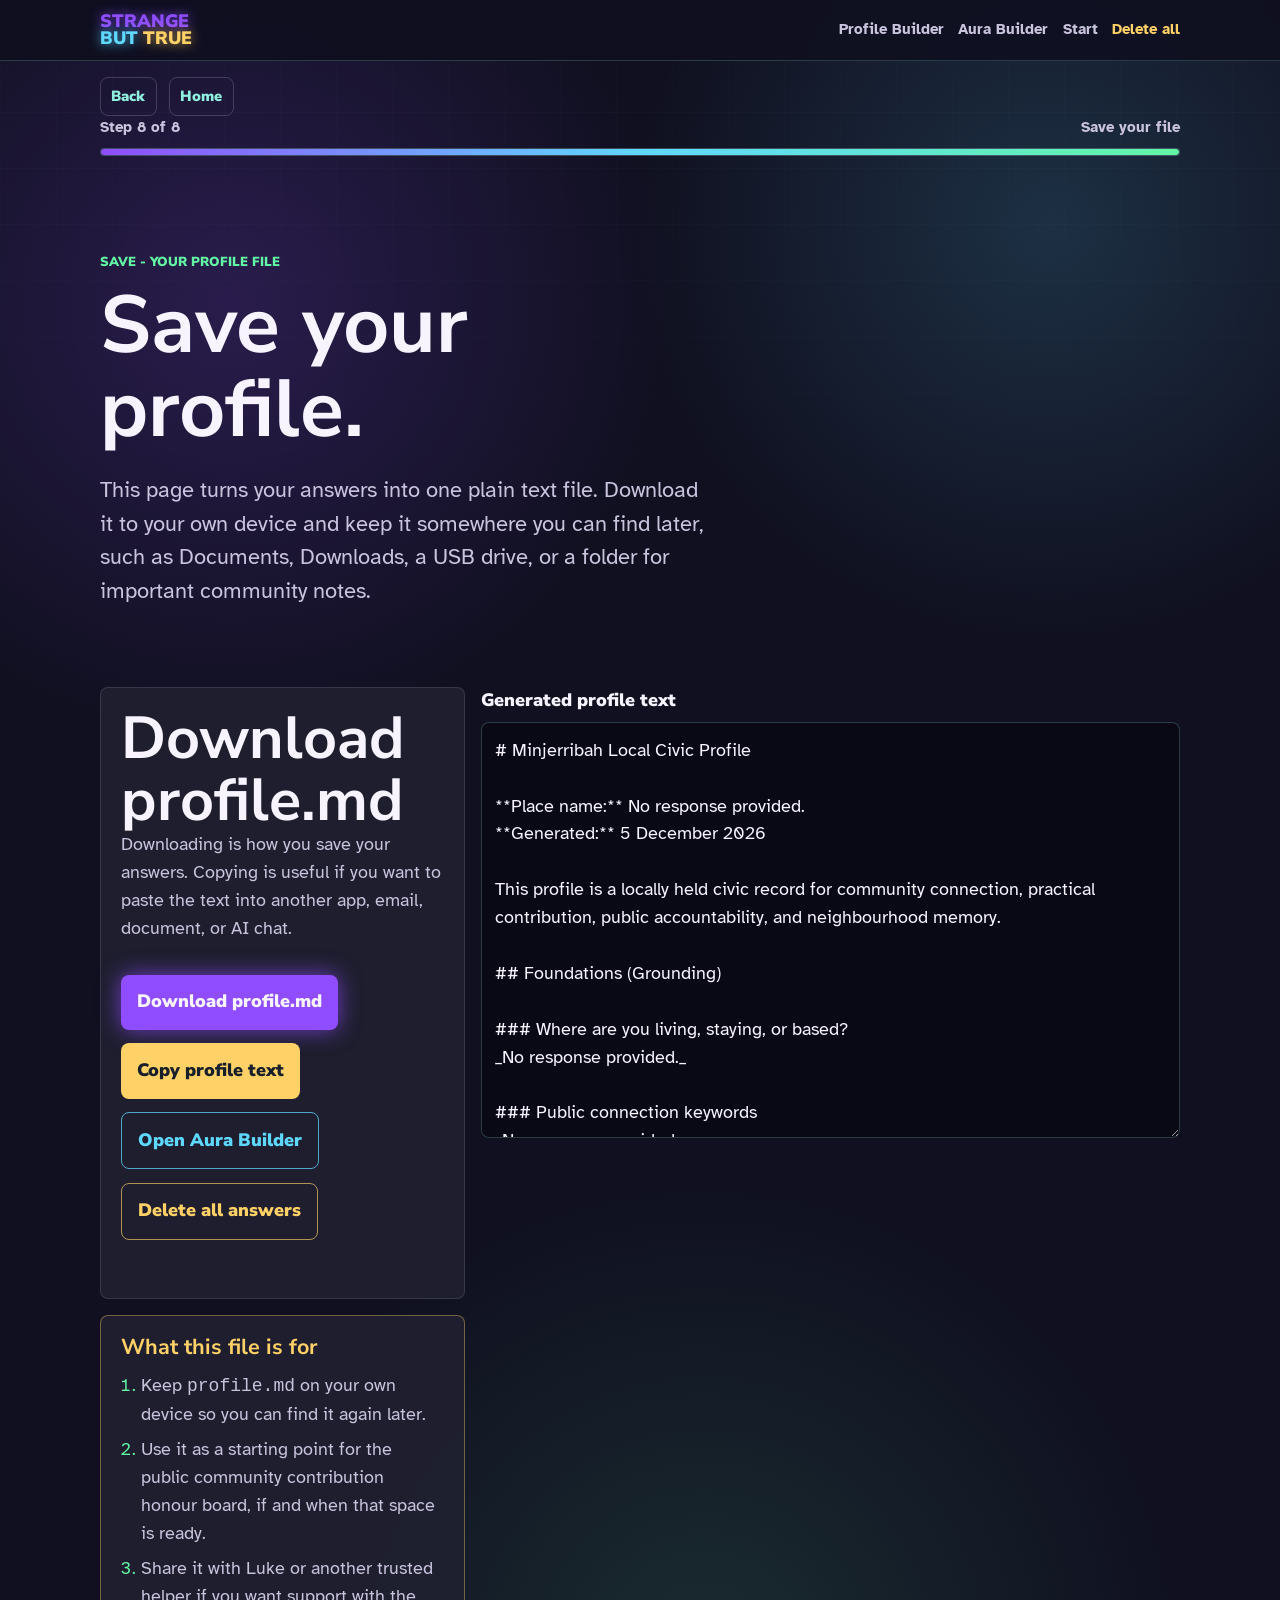
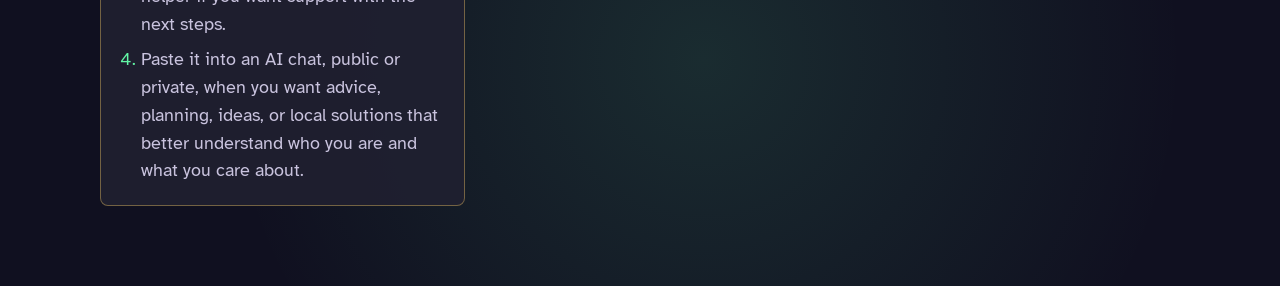
<file: step8.html>
<!doctype html>
<html lang="en-AU">
  <head>
    <meta charset="utf-8" />
    <meta name="viewport" content="width=device-width, initial-scale=1" />
    <title>Step 8 - System Integration | Local Profile Builder</title>
    <link rel="preconnect" href="https://fonts.googleapis.com" />
    <link rel="preconnect" href="https://fonts.gstatic.com" crossorigin />
    <link href="https://fonts.googleapis.com/css2?family=Atkinson+Hyperlegible:wght@400;700&family=Nunito+Sans:wght@700;800;900&display=swap" rel="stylesheet" />
    <link rel="stylesheet" href="style.css" />
  </head>
  <body>
    <a class="skip-link" href="#main">Skip to content</a>
    <header class="site-header"><nav class="nav" aria-label="Main navigation"><a class="brand-mark" href="https://auraofintelligence.github.io/strange-but-true/index.html"><span class="brand-strange">Strange</span><span><span class="brand-but">but</span> <span class="brand-true">True</span></span></a><button class="nav-toggle" type="button" aria-expanded="false" aria-controls="nav-links">Menu</button><div class="nav-links" id="nav-links"><a href="index.html">Profile Builder</a><a href="https://auraofintelligence.github.io/sbt_aura_builder/">Aura Builder</a><a href="step1.html">Start</a><button class="button nav-delete" type="button" data-delete-all>Delete all</button></div></nav></header>
    <main id="main">
      <div class="page-tools"><a href="step7.html">Back</a><a href="index.html">Home</a></div>
      <div class="progress-wrap"><div class="progress-label"><span>Step 8 of 8</span><span>Save your file</span></div><div class="progress"><span style="width: 100%"></span></div></div>
      <section class="page-hero"><p class="eyebrow">Save - Your Profile File</p><h1>Save your profile.</h1><p class="hero-lede">This page turns your answers into one plain text file. Download it to your own device and keep it somewhere you can find later, such as Documents, Downloads, a USB drive, or a folder for important community notes.</p></section>
      <section class="section output-layout">
        <div>
          <div class="output-panel">
            <h2>Download profile.md</h2>
            <p class="page-copy">Downloading is how you save your answers. Copying is useful if you want to paste the text into another app, email, document, or AI chat.</p>
            <div class="output-actions">
              <button id="downloadButton" class="button primary" type="button">Download profile.md</button>
              <button id="copyButton" class="button gold" type="button">Copy profile text</button>
              <a class="button secondary" href="https://auraofintelligence.github.io/sbt_aura_builder/">Open Aura Builder</a>
              <button class="button danger" type="button" data-delete-all>Delete all answers</button>
            </div>
            <p id="status" class="status" aria-live="polite"></p>
          </div>
          <div class="instructions">
            <h2>What this file is for</h2>
            <ol>
              <li>Keep <code>profile.md</code> on your own device so you can find it again later.</li>
              <li>Use it as a starting point for the public community contribution honour board, if and when that space is ready.</li>
              <li>Share it with Luke or another trusted helper if you want support with the next steps.</li>
              <li>Paste it into an AI chat, public or private, when you want advice, planning, ideas, or local solutions that better understand who you are and what you care about.</li>
            </ol>
          </div>
        </div>
        <div class="field">
          <label for="markdownOutput">Generated profile text</label>
          <textarea id="markdownOutput" class="markdown-output" spellcheck="false"></textarea>
        </div>
      </section>
    </main>
    <script src="app.js"></script>
  </body>
</html>
</file>
<file: style.css>
:root {
  --night-ink: #101020;
  --deep-panel: #202030;
  --strange-purple: #8f4dff;
  --true-cyan: #5fd8ff;
  --idea-gold: #ffd166;
  --help-green: #62f6a5;
  --minjerribah-aqua: #90f0e0;
  --soft-white: #f7f3ff;
  --ink-text: #17202a;
  --muted-light: #c9c3de;
  --paper: #f4fbfa;
  --heading: "Nunito Sans", "Avenir Next", Arial, sans-serif;
  --body: "Atkinson Hyperlegible", "Source Sans 3", Arial, sans-serif;
  --max-width: 1120px;
}

* {
  box-sizing: border-box;
}

html {
  scroll-behavior: smooth;
}

body {
  margin: 0;
  background:
    radial-gradient(circle at 18% 16%, rgba(143, 77, 255, 0.2), transparent 28rem),
    radial-gradient(circle at 82% 12%, rgba(95, 216, 255, 0.16), transparent 26rem),
    radial-gradient(circle at 55% 88%, rgba(98, 246, 165, 0.12), transparent 30rem),
    var(--night-ink);
  color: var(--soft-white);
  font-family: var(--body);
  font-size: 18px;
  line-height: 1.55;
}

body::before {
  position: fixed;
  inset: 0;
  z-index: -1;
  pointer-events: none;
  content: "";
  background:
    linear-gradient(rgba(144, 240, 224, 0.035) 1px, transparent 1px),
    linear-gradient(90deg, rgba(144, 240, 224, 0.025) 1px, transparent 1px);
  background-size: 56px 56px;
  mask-image: linear-gradient(to bottom, rgba(0, 0, 0, 0.78), transparent 72%);
}

button,
input,
select,
textarea {
  font: inherit;
}

a {
  color: inherit;
}

.skip-link {
  position: absolute;
  top: -4rem;
  left: 1rem;
  z-index: 20;
  padding: 0.6rem 0.8rem;
  background: var(--idea-gold);
  color: var(--ink-text);
}

.skip-link:focus {
  top: 1rem;
}

.site-header {
  position: sticky;
  top: 0;
  z-index: 10;
  border-bottom: 1px solid rgba(144, 240, 224, 0.2);
  background: rgba(16, 16, 32, 0.92);
  backdrop-filter: blur(16px);
}

.nav {
  position: relative;
  display: flex;
  max-width: var(--max-width);
  align-items: center;
  justify-content: space-between;
  gap: 1rem;
  margin: 0 auto;
  padding: 0.8rem 1.25rem;
}

.brand-mark {
  display: grid;
  color: var(--soft-white);
  font-family: var(--heading);
  font-weight: 900;
  line-height: 0.95;
  text-decoration: none;
  text-transform: uppercase;
}

.brand-strange {
  color: var(--strange-purple);
  text-shadow: 0 0 12px rgba(143, 77, 255, 0.8);
}

.brand-but {
  color: var(--true-cyan);
  text-shadow: 0 0 12px rgba(95, 216, 255, 0.8);
}

.brand-true {
  color: var(--idea-gold);
  text-shadow: 0 0 12px rgba(255, 209, 102, 0.7);
}

.nav-links {
  display: flex;
  flex-wrap: wrap;
  align-items: center;
  justify-content: flex-end;
  gap: 0.9rem;
}

.nav-toggle {
  display: none;
  border: 1px solid rgba(144, 240, 224, 0.35);
  border-radius: 8px;
  padding: 0.45rem 0.7rem;
  background: rgba(32, 32, 48, 0.88);
  color: var(--minjerribah-aqua);
  cursor: pointer;
  font-family: var(--heading);
  font-size: 0.92rem;
  font-weight: 900;
}

.nav-links a {
  color: var(--muted-light);
  font-size: 0.92rem;
  font-weight: 700;
  text-decoration: none;
}

.nav-links a:hover,
.nav-links a:focus,
.nav-links a[aria-current="page"] {
  color: var(--minjerribah-aqua);
}

.page-tools {
  display: flex;
  max-width: var(--max-width);
  align-items: center;
  gap: 0.75rem;
  margin: 0 auto;
  padding: 1rem 1.25rem 0;
}

.page-tools a,
.back-button {
  border: 1px solid rgba(247, 243, 255, 0.18);
  border-radius: 8px;
  padding: 0.45rem 0.65rem;
  background: transparent;
  color: var(--minjerribah-aqua);
  cursor: pointer;
  font-family: var(--heading);
  font-size: 0.92rem;
  font-weight: 900;
  text-decoration: none;
}

.page-tools a:hover,
.page-tools a:focus,
.back-button:hover,
.back-button:focus {
  border-color: rgba(144, 240, 224, 0.7);
  color: var(--soft-white);
}

main {
  animation: page-in 360ms ease both;
}

.page-hero,
.section,
.site-footer {
  max-width: var(--max-width);
  margin: 0 auto;
  padding-right: 1.25rem;
  padding-left: 1.25rem;
}

.page-hero {
  padding-top: 5rem;
  padding-bottom: 3rem;
}

.section {
  padding-top: 2rem;
  padding-bottom: 5rem;
}

.builder-hero {
  display: grid;
  min-height: calc(100vh - 74px);
  align-items: center;
  gap: 2.5rem;
  grid-template-columns: minmax(0, 0.95fr) minmax(300px, 0.82fr);
  padding-top: 4rem;
  padding-bottom: 3rem;
}

.hero-copy {
  max-width: 680px;
}

.eyebrow {
  margin: 0 0 0.7rem;
  color: var(--help-green);
  font-family: var(--heading);
  font-size: 0.82rem;
  font-weight: 900;
  letter-spacing: 0;
  text-transform: uppercase;
}

h1,
h2,
h3 {
  margin: 0;
  font-family: var(--heading);
  letter-spacing: 0;
  line-height: 1.04;
}

h1 {
  max-width: 11ch;
  color: var(--soft-white);
  font-size: clamp(2.8rem, 6.3vw, 5.2rem);
}

h2 {
  font-size: clamp(2rem, 5vw, 3.7rem);
}

h3 {
  font-size: 1.35rem;
}

p {
  margin: 0;
}

.hero-lede,
.page-copy,
.section-heading p:not(.eyebrow),
.field-hint,
.card p,
.instructions p,
.instructions li {
  color: var(--muted-light);
}

.hero-lede {
  max-width: 38rem;
  margin-top: 1.35rem;
  font-size: clamp(1.1rem, 2.1vw, 1.35rem);
}

.hero-actions,
.form-actions,
.output-actions {
  display: flex;
  flex-wrap: wrap;
  gap: 0.85rem;
  margin-top: 2rem;
}

.button {
  display: inline-flex;
  min-width: 10rem;
  min-height: 3rem;
  align-items: center;
  justify-content: center;
  border: 0;
  border-radius: 8px;
  padding: 0.85rem 1rem;
  cursor: pointer;
  font-family: var(--heading);
  font-weight: 900;
  text-decoration: none;
}

.button.primary {
  background: var(--strange-purple);
  box-shadow: 0 0 22px rgba(143, 77, 255, 0.72);
  color: var(--soft-white);
}

.button.secondary {
  border: 1px solid rgba(95, 216, 255, 0.75);
  background: transparent;
  color: var(--true-cyan);
}

.button.gold {
  background: var(--idea-gold);
  color: var(--ink-text);
}

.button.danger {
  border: 1px solid rgba(255, 209, 102, 0.65);
  background: transparent;
  color: var(--idea-gold);
}

.nav-delete {
  min-width: auto;
  min-height: auto;
  padding: 0;
  border: 0;
  background: transparent;
  box-shadow: none;
  color: var(--idea-gold);
  font-family: var(--body);
  font-size: 0.92rem;
}

.button:hover,
.button:focus {
  transform: translateY(-1px);
}

.signal-panel,
.card,
.form-panel,
.output-panel,
.instructions {
  border: 1px solid rgba(247, 243, 255, 0.12);
  border-radius: 8px;
  background: rgba(32, 32, 48, 0.92);
}

.signal-panel {
  position: relative;
  display: grid;
  overflow: hidden;
  min-height: 27rem;
  padding: 0;
}

.signal-panel::before {
  position: absolute;
  inset: -22%;
  content: "";
  background:
    radial-gradient(circle at 18% 26%, rgba(143, 77, 255, 0.4), transparent 28%),
    radial-gradient(circle at 78% 18%, rgba(95, 216, 255, 0.34), transparent 26%),
    radial-gradient(circle at 50% 86%, rgba(255, 209, 102, 0.2), transparent 32%);
  animation: sampleGlow 12s ease-in-out infinite alternate;
}

.signal-inner {
  position: relative;
  z-index: 1;
  display: grid;
  min-height: 27rem;
  align-content: center;
  gap: 1rem;
  padding: clamp(1.35rem, 4vw, 2.4rem);
}

.signal-kicker {
  color: var(--idea-gold);
  font-family: var(--heading);
  font-size: 0.82rem;
  font-weight: 900;
  text-transform: uppercase;
}

.signal-title {
  max-width: 18rem;
  color: var(--soft-white);
  font-family: var(--heading);
  font-size: clamp(2.25rem, 4.6vw, 4.35rem);
  font-weight: 900;
  line-height: 0.96;
}

.progress-wrap {
  max-width: var(--max-width);
  margin: 0 auto;
  padding: 0 1.25rem 1rem;
}

.progress-label {
  display: flex;
  justify-content: space-between;
  gap: 1rem;
  margin-bottom: 0.55rem;
  color: var(--muted-light);
  font-size: 0.92rem;
  font-weight: 700;
}

.progress {
  height: 0.55rem;
  overflow: hidden;
  border: 1px solid rgba(144, 240, 224, 0.2);
  border-radius: 999px;
  background: rgba(247, 243, 255, 0.08);
}

.progress span {
  display: block;
  height: 100%;
  border-radius: inherit;
  background: linear-gradient(90deg, var(--strange-purple), var(--true-cyan), var(--help-green));
  box-shadow: 0 0 22px rgba(95, 216, 255, 0.55);
}

.form-panel,
.output-panel,
.instructions {
  padding: 1.25rem;
}

.form-grid {
  display: grid;
  gap: 1.15rem;
}

.field {
  display: grid;
  gap: 0.45rem;
}

.field label {
  font-family: var(--heading);
  font-weight: 900;
}

.field-hint {
  font-size: 0.95rem;
}

input,
select,
textarea {
  width: 100%;
  border: 1px solid rgba(144, 240, 224, 0.22);
  border-radius: 8px;
  outline: none;
  background: rgba(5, 5, 13, 0.52);
  color: var(--soft-white);
}

input,
select {
  min-height: 3rem;
  padding: 0 0.85rem;
}

textarea {
  min-height: 8.5rem;
  resize: vertical;
  padding: 0.85rem;
}

input:focus,
select:focus,
textarea:focus {
  border-color: rgba(144, 240, 224, 0.75);
  box-shadow: 0 0 0 4px rgba(95, 216, 255, 0.12);
}

.two-column {
  display: grid;
  align-items: start;
  gap: 1rem;
  grid-template-columns: minmax(0, 0.76fr) minmax(280px, 0.44fr);
}

.card-grid {
  display: grid;
  gap: 1rem;
  grid-template-columns: repeat(4, minmax(0, 1fr));
  margin-top: 2rem;
}

.card {
  padding: 1.25rem;
}

.card h3 {
  color: var(--true-cyan);
}

.card p {
  margin-top: 0.65rem;
}

.output-layout {
  display: grid;
  gap: 1rem;
  grid-template-columns: minmax(280px, 0.48fr) minmax(0, 0.92fr);
}

.markdown-output {
  min-height: 26rem;
  white-space: pre-wrap;
}

.output-layout .field {
  align-self: start;
}

.instructions {
  margin-top: 1rem;
  border-color: rgba(255, 209, 102, 0.38);
}

.instructions h2 {
  color: var(--idea-gold);
  font-size: 1.35rem;
}

.instructions ol {
  display: grid;
  gap: 0.45rem;
  margin: 0.85rem 0 0;
  padding-left: 1.25rem;
}

.instructions li::marker {
  color: var(--help-green);
}

.status {
  min-height: 1.4rem;
  margin-top: 1rem;
  color: var(--help-green);
  font-weight: 700;
}

.site-footer {
  display: flex;
  align-items: center;
  justify-content: space-between;
  gap: 1rem;
  border-top: 1px solid rgba(247, 243, 255, 0.12);
  padding-top: 1.5rem;
  padding-bottom: 2rem;
  color: var(--muted-light);
}

.site-footer a {
  color: var(--minjerribah-aqua);
}

@media (max-width: 900px) {
  .builder-hero,
  .two-column,
  .output-layout {
    grid-template-columns: 1fr;
  }

  .card-grid {
    grid-template-columns: repeat(2, minmax(0, 1fr));
  }

  .nav-toggle {
    display: inline-flex;
    align-items: center;
    justify-content: center;
  }

  .nav-links {
    position: absolute;
    top: calc(100% - 0.2rem);
    right: 1.25rem;
    display: none;
    width: min(18rem, calc(100vw - 2.5rem));
    align-items: stretch;
    flex-direction: column;
    gap: 0;
    border: 1px solid rgba(144, 240, 224, 0.28);
    border-radius: 8px;
    padding: 0.55rem;
    background: rgba(16, 16, 32, 0.98);
    box-shadow: 0 18px 40px rgba(0, 0, 0, 0.34);
  }

  .nav-links.is-open {
    display: flex;
  }

  .nav-links a,
  .nav-delete {
    border-radius: 8px;
    padding: 0.65rem 0.75rem;
    text-align: left;
  }
}

@media (max-width: 640px) {
  body {
    font-size: 16px;
  }

  .page-hero {
    padding-top: 3rem;
  }

  .builder-hero {
    min-height: auto;
  }

  .hero-actions,
  .form-actions,
  .output-actions,
  .site-footer {
    align-items: stretch;
    flex-direction: column;
  }

  .button {
    width: 100%;
  }

  .card-grid {
    grid-template-columns: 1fr;
  }

  .signal-panel {
    min-height: 20rem;
  }

  .signal-inner {
    min-height: 20rem;
  }

  .markdown-output {
    min-height: 28rem;
  }
}

@media (prefers-reduced-motion: reduce) {
  *,
  *::before,
  *::after {
    scroll-behavior: auto !important;
    transition-duration: 1ms !important;
    animation-duration: 1ms !important;
    animation-iteration-count: 1 !important;
  }
}

@keyframes page-in {
  from {
    opacity: 0;
    transform: translateY(10px);
  }

  to {
    opacity: 1;
    transform: translateY(0);
  }
}

@keyframes sampleGlow {
  from {
    transform: translate3d(-2%, -1%, 0) scale(1);
  }

  to {
    transform: translate3d(2%, 1%, 0) scale(1.08);
  }
}
</file>
